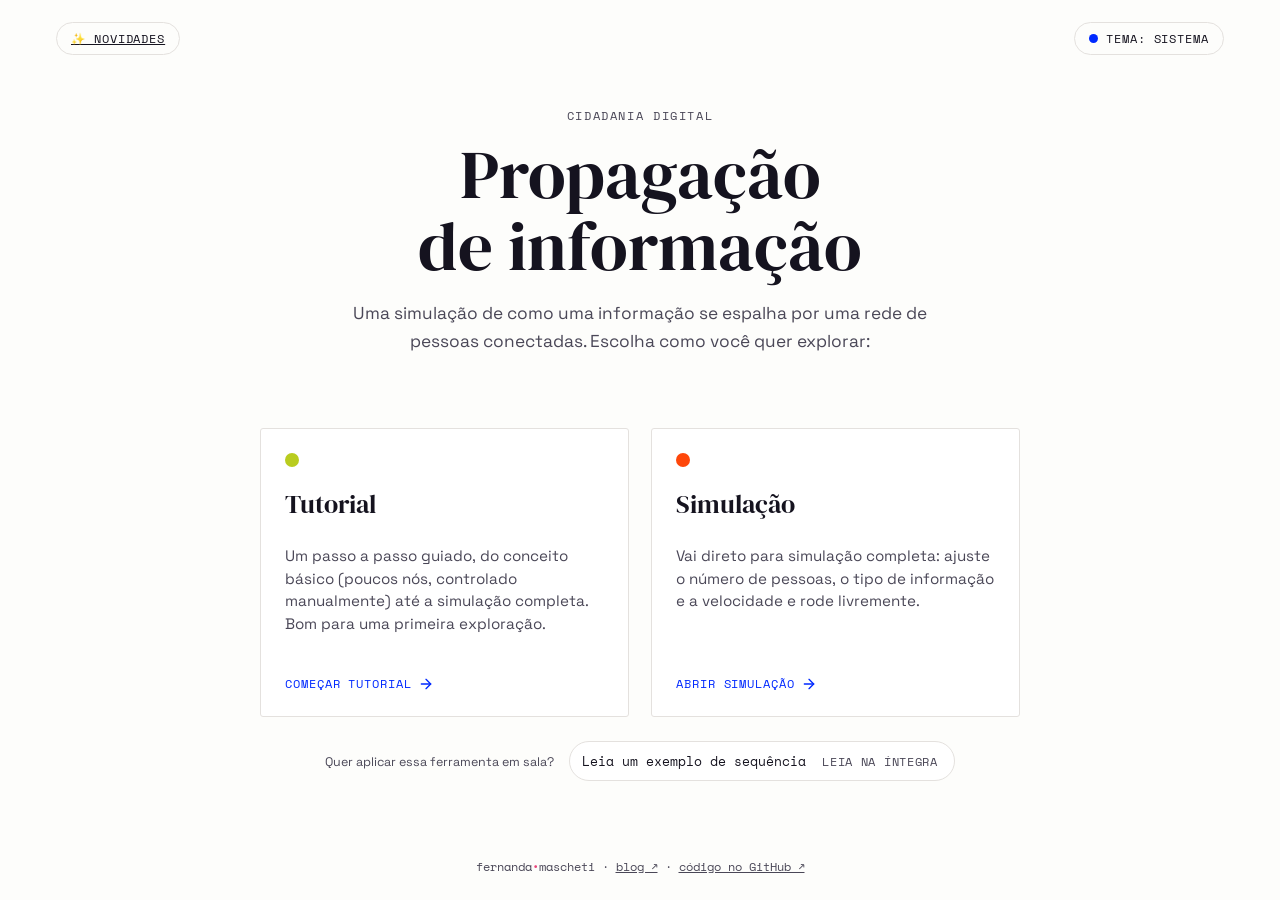
<file: index.html>
<!doctype html>
<html lang="pt-br">
  <head>
    <meta charset="UTF-8" />
    <meta name="viewport" content="width=device-width, initial-scale=1.0" />
    <title>Propagação de Informação</title>
    <meta
      name="description"
      content="Simulação interativa de como uma informação se espalha por uma rede de pessoas conectadas — recurso didático de Cidadania Digital."
    />
    <link rel="preconnect" href="https://fonts.googleapis.com" />
    <link rel="preconnect" href="https://fonts.gstatic.com" crossorigin />
    <link
      href="https://fonts.googleapis.com/css2?family=DM+Serif+Display:ital@0;1&family=Space+Grotesk:wght@400..700&family=Space+Mono:wght@400;700&display=swap"
      rel="stylesheet"
    />
    <link rel="stylesheet" href="global.css" />
    <link rel="stylesheet" href="components.css" />
    <link rel="stylesheet" href="landing.css" />
  </head>
  <body>
    <!-- Sprite de ícones (Lucide, MIT license — self-hosted) -->
    <svg style="display: none" aria-hidden="true">
      <defs>
        <symbol
          id="icon-arrow-right"
          viewBox="0 0 24 24"
          fill="none"
          stroke="currentColor"
          stroke-width="2"
          stroke-linecap="round"
          stroke-linejoin="round"
        >
          <path d="M5 12h14" />
          <path d="m12 5 7 7-7 7" />
        </symbol>
      </defs>
    </svg>

    <div class="landing-top">
      <a class="btn-pill" href="novidades.html">✨ novidades</a>
      <button class="btn-pill" id="themeToggle" type="button">
        <span class="node-dot c-blue"></span>
        <span id="themeLabel">tema: sistema</span>
      </button>
    </div>

    <section class="landing-hero">
      <div class="wrap">
        <div class="landing-intro">
          <span class="eyebrow">Cidadania Digital</span>
          <h1>Propagação de informação</h1>
          <p>
            Uma simulação de como uma informação se espalha por uma rede de
            pessoas conectadas. Escolha como você quer explorar:
          </p>
        </div>

        <div class="choice-grid">
          <a class="card choice-card" href="tutorial.html">
            <span class="node-dot c-lime"></span>
            <h2>Tutorial</h2>
            <p>
              Um passo a passo guiado, do conceito básico (poucos nós,
              controlado manualmente) até a simulação completa. Bom para uma
              primeira exploração.
            </p>
            <span class="choice-cta"
              >Começar tutorial
              <svg class="icon" viewBox="0 0 24 24">
                <use href="#icon-arrow-right" /></svg
            ></span>
          </a>

          <a class="card choice-card" href="simulacao.html">
            <span class="node-dot c-amber"></span>
            <h2>Simulação</h2>
            <p>
              Vai direto para simulação completa: ajuste o número de pessoas, o
              tipo de informação e a velocidade e rode livremente.
            </p>
            <span class="choice-cta"
              >Abrir simulação
              <svg class="icon" viewBox="0 0 24 24">
                <use href="#icon-arrow-right" /></svg
            ></span>
          </a>
        </div>

        <p class="landing-extra">
          Quer aplicar essa ferramenta em sala?
          <a class="chip" href="https://femascheti.github.io/edu-information/" title="Leia na íntegra"
            >Leia um exemplo de sequência
            <span class="landing-em-breve">leia na íntegra</span></a
          >
        </p>
      </div>
    </section>

    <footer class="landing-footer">
      fernanda<span style="color: var(--pink)">•</span>mascheti ·
      <a href="https://femascheti.com" style="color: var(--ink-soft)">blog ↗</a>
      ·
      <a
        href="https://github.com/femascheti/simulador-propagacao-informacao"
        style="color: var(--ink-soft)"
        >código no GitHub ↗</a
      >
    </footer>

    <script>
      (function () {
        const toggle = document.getElementById("themeToggle");
        const label = document.getElementById("themeLabel");
        const root = document.documentElement;
        const states = ["system", "light", "dark"];
        let stateIndex = 0;
        toggle.addEventListener("click", () => {
          stateIndex = (stateIndex + 1) % states.length;
          const s = states[stateIndex];
          if (s === "system") {
            root.removeAttribute("data-theme");
            label.textContent = "tema: sistema";
          } else {
            root.setAttribute("data-theme", s);
            label.textContent = "tema: " + (s === "light" ? "claro" : "escuro");
          }
        });
      })();
    </script>
  </body>
</html>
</file>
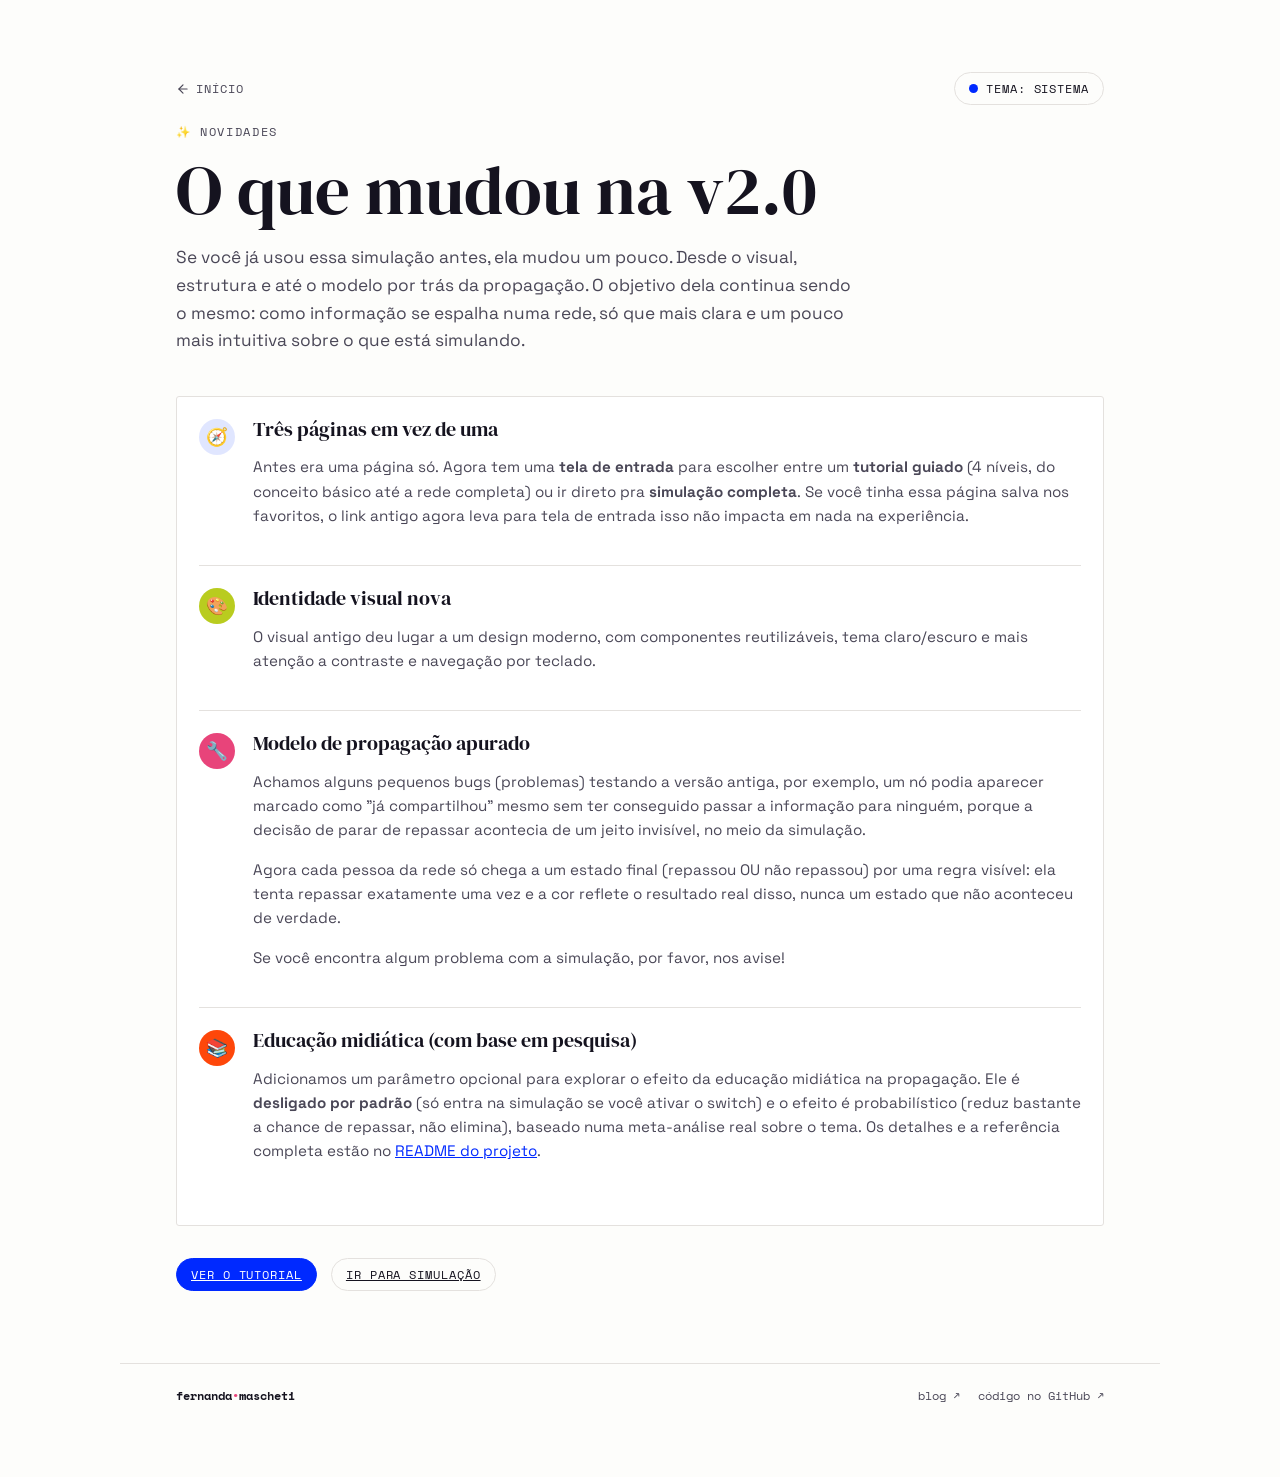
<file: novidades.html>
<!DOCTYPE html>
<html lang="pt-br">
<head>
<meta charset="UTF-8">
<meta name="viewport" content="width=device-width, initial-scale=1.0">
<title>Novidades — Propagação de Informação</title>
<meta name="description" content="O que mudou na v2.0 da simulação de propagação de informação, e por quê.">
<link rel="preconnect" href="https://fonts.googleapis.com">
<link rel="preconnect" href="https://fonts.gstatic.com" crossorigin>
<link href="https://fonts.googleapis.com/css2?family=DM+Serif+Display:ital@0;1&family=Space+Grotesk:wght@400..700&family=Space+Mono:wght@400;700&display=swap" rel="stylesheet">
<link rel="stylesheet" href="global.css">
<link rel="stylesheet" href="components.css">
<link rel="stylesheet" href="novidades.css">
</head>
<body>

<svg style="display:none" aria-hidden="true">
  <defs>
    <symbol id="icon-arrow-left" viewBox="0 0 24 24" fill="none" stroke="currentColor" stroke-width="2" stroke-linecap="round" stroke-linejoin="round">
      <path d="M19 12H5"/><path d="m12 19-7-7 7-7"/>
    </symbol>
  </defs>
</svg>

<header class="wrap page-header">
  <div class="page-header-top">
    <a class="back-link" href="index.html"><svg class="icon" viewBox="0 0 24 24"><use href="#icon-arrow-left"/></svg>início</a>
    <button class="btn-pill" id="themeToggle" type="button">
      <span class="node-dot c-blue"></span> <span id="themeLabel">tema: sistema</span>
    </button>
  </div>
  <span class="eyebrow">✨ Novidades</span>
  <h1>O que mudou na v2.0</h1>
  <p class="lede">
    Se você já usou essa simulação antes, ela mudou um pouco. Desde o visual, estrutura e até o modelo por trás da
    propagação. O objetivo dela continua sendo o mesmo: como informação se espalha numa rede,
    só que mais clara e um pouco mais intuitiva sobre o que está simulando.
  </p>
</header>

<main class="wrap">
  <div class="card">

    <div class="novidade">
      <div class="novidade-marca" style="background:hsl(228 100% 50% / .12); color:var(--brand-blue);">🧭</div>
      <div class="novidade-corpo">
        <h3>Três páginas em vez de uma</h3>
        <p>Antes era uma página só. Agora tem uma <strong>tela de entrada</strong> para escolher entre um
        <strong>tutorial guiado</strong> (4 níveis, do conceito básico até a rede completa) ou ir direto pra
        <strong>simulação completa</strong>. Se você tinha essa página salva nos favoritos, o link antigo agora
        leva para tela de entrada isso não impacta em nada na experiência.</p>
      </div>
    </div>

    <div class="novidade">
      <div class="novidade-marca" style="background:var(--lime); color:var(--lime-ink);">🎨</div>
      <div class="novidade-corpo">
        <h3>Identidade visual nova</h3>
        <p>O visual antigo deu lugar a um design moderno, com
        componentes reutilizáveis, tema claro/escuro e mais atenção a contraste e navegação por teclado.</p>
      </div>
    </div>

    <div class="novidade">
      <div class="novidade-marca" style="background:var(--pink); color:var(--pink-ink);">🔧</div>
      <div class="novidade-corpo">
        <h3>Modelo de propagação apurado</h3>
        <p>Achamos alguns pequenos bugs (problemas) testando a versão antiga, por exemplo, um nó podia aparecer marcado como "já compartilhou"
        mesmo sem ter conseguido passar a informação para ninguém, porque a decisão de parar de repassar
        acontecia de um jeito invisível, no meio da simulação.</p>
        <p>Agora cada pessoa da rede só chega a um estado final (repassou OU não repassou) por uma regra visível:
        ela tenta repassar exatamente uma vez e a cor reflete o resultado real disso, nunca um estado que não
        aconteceu de verdade. </p>
        <p>Se você encontra algum problema com a simulação, por favor, nos avise!</p>
      </div>
    </div>

    <div class="novidade">
      <div class="novidade-marca" style="background:var(--amber); color:var(--amber-ink);">📚</div>
      <div class="novidade-corpo">
        <h3>Educação midiática (com base em pesquisa)</h3>
        <p>Adicionamos um parâmetro opcional para explorar o efeito da educação midiática na propagação. Ele é
        <strong>desligado por padrão</strong> (só entra na simulação se você ativar o switch) e o efeito é
        probabilístico (reduz bastante a chance de repassar, não elimina), baseado numa meta-análise real sobre
        o tema. Os detalhes e a referência completa estão no
        <a href="https://github.com/femascheti/simulador-propagacao-informacao#-referência-científica">README do projeto</a>.</p>
      </div>
    </div>

  </div>

  <div class="novidades-footer-nav">
    <a class="btn-pill primary focus-ring" href="tutorial.html">Ver o tutorial</a>
    <a class="btn-pill focus-ring" href="simulacao.html">Ir para simulação</a>
  </div>
</main>

<footer class="wrap site-footer">
  <span class="footer-brand">fernanda<span class="footer-dot">•</span>mascheti</span>
  <div class="site-footer-links">
    <a href="https://femascheti.com">blog ↗</a>
    <a href="https://github.com/femascheti/simulador-propagacao-informacao">código no GitHub ↗</a>
  </div>
</footer>

<script>
  (function () {
    const toggle = document.getElementById('themeToggle');
    const label = document.getElementById('themeLabel');
    const root = document.documentElement;
    const states = ['system', 'light', 'dark'];
    let stateIndex = 0;
    toggle.addEventListener('click', () => {
      stateIndex = (stateIndex + 1) % states.length;
      const s = states[stateIndex];
      if (s === 'system') { root.removeAttribute('data-theme'); label.textContent = 'tema: sistema'; }
      else { root.setAttribute('data-theme', s); label.textContent = 'tema: ' + (s === 'light' ? 'claro' : 'escuro'); }
    });
  })();
</script>
</body>
</html>
</file>
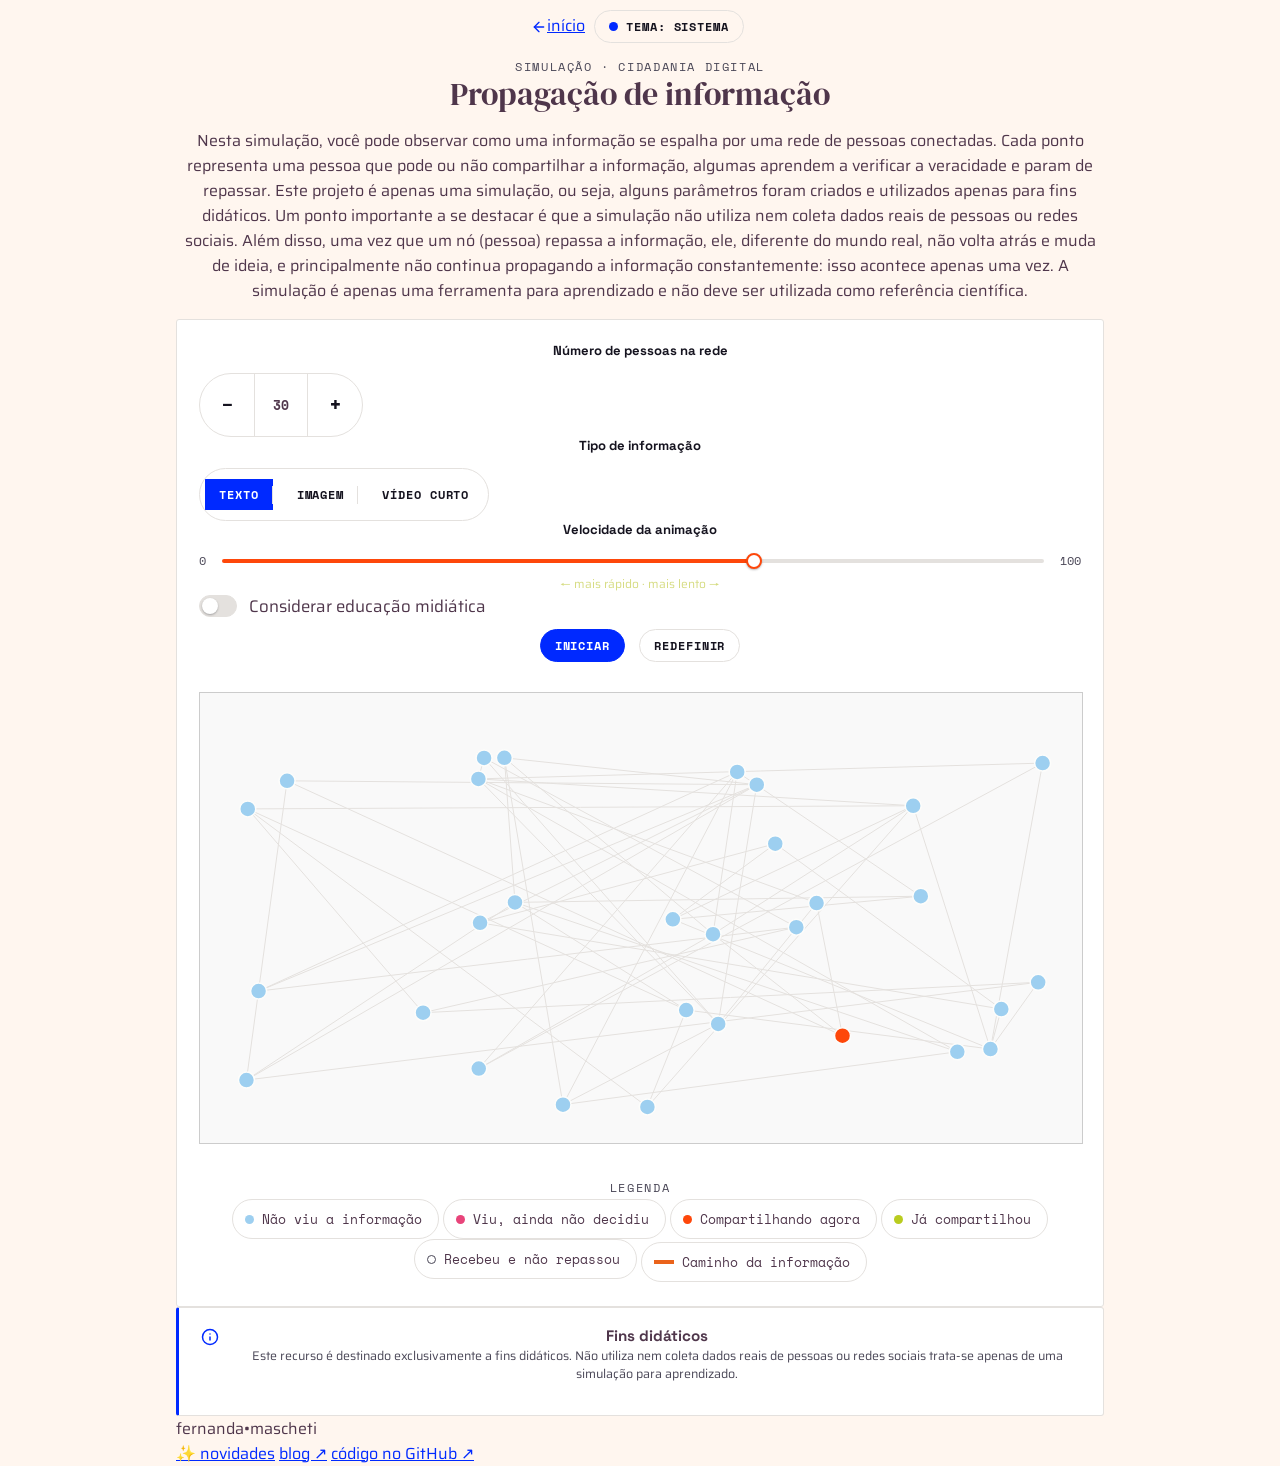
<file: simulacao.html>
<!doctype html>
<html lang="pt-br">
  <head>
    <meta charset="UTF-8" />
    <meta name="viewport" content="width=device-width, initial-scale=1.0" />
    <title>Simulação: Propagação de Informação</title>
    <meta
      name="description"
      content="Simulação interativa de como uma informação se espalha por uma rede de pessoas conectadas — recurso didático de Cidadania Digital."
    />
    <link rel="preconnect" href="https://fonts.googleapis.com" />
    <link rel="preconnect" href="https://fonts.gstatic.com" crossorigin />
    <link
      href="https://fonts.googleapis.com/css2?family=DM+Serif+Display:ital@0;1&family=Space+Grotesk:wght@400..700&family=Space+Mono:wght@400;700&display=swap"
      rel="stylesheet"
    />
    <link rel="stylesheet" href="global.css" />
    <link rel="stylesheet" href="components.css" />
    <link rel="stylesheet" href="style.css" />
  </head>
  <body>
    <!-- Sprite de ícones (Lucide, MIT license — self-hosted) -->
    <svg style="display: none" aria-hidden="true">
      <defs>
        <symbol
          id="icon-chevron-down"
          viewBox="0 0 24 24"
          fill="none"
          stroke="currentColor"
          stroke-width="2"
          stroke-linecap="round"
          stroke-linejoin="round"
        >
          <path d="m6 9 6 6 6-6" />
        </symbol>
        <symbol
          id="icon-info"
          viewBox="0 0 24 24"
          fill="none"
          stroke="currentColor"
          stroke-width="2"
          stroke-linecap="round"
          stroke-linejoin="round"
        >
          <circle cx="12" cy="12" r="10" />
          <path d="M12 16v-4" />
          <path d="M12 8h.01" />
        </symbol>
        <symbol
          id="icon-arrow-left"
          viewBox="0 0 24 24"
          fill="none"
          stroke="currentColor"
          stroke-width="2"
          stroke-linecap="round"
          stroke-linejoin="round"
        >
          <path d="M19 12H5" />
          <path d="m12 19-7-7 7-7" />
        </symbol>
      </defs>
    </svg>

    <header class="wrap page-header">
      <div class="page-header-top">
        <a class="back-link" href="index.html"
          ><svg class="icon" viewBox="0 0 24 24">
            <use href="#icon-arrow-left" /></svg
          >início</a
        >
        <button class="btn-pill" id="themeToggle" type="button">
          <span class="node-dot c-blue"></span>
          <span id="themeLabel">tema: sistema</span>
        </button>
      </div>
      <span class="eyebrow">Simulação · Cidadania Digital</span>
      <h1>Propagação de informação</h1>
      <p class="lede">
        Nesta simulação, você pode observar como uma informação se espalha por
        uma rede de pessoas conectadas. Cada ponto representa uma pessoa que
        pode ou não compartilhar a informação, algumas aprendem a verificar a
        veracidade e param de repassar.
        
        Este projeto é apenas uma simulação, ou seja, alguns parâmetros foram
        criados e utilizados apenas para fins didáticos. Um ponto importante a
        se destacar é que a simulação não utiliza nem coleta dados reais de
        pessoas ou redes sociais. Além disso, uma vez que um nó (pessoa) repassa
        a informação, ele, diferente do mundo real, não volta atrás e muda de
        ideia, e principalmente não continua propagando a informação
        constantemente: isso acontece apenas uma vez. A simulação é apenas uma
        ferramenta para aprendizado e não deve ser utilizada como referência
        científica.
      </p>
    </header>

    <main class="wrap">
      <div class="card sim-card">
        <div class="sim-controls">
          <div class="field">
            <span class="field-label" id="quantidadeNosLabel"
              >Número de pessoas na rede</span
            >
            <div
              class="stepper"
              id="quantidadeNosStepper"
              role="group"
              aria-labelledby="quantidadeNosLabel"
            >
              <button
                class="stepper-btn focus-ring"
                type="button"
                data-step="-1"
                aria-label="Diminuir"
              >
                −
              </button>
              <span class="stepper-value" id="quantidadeNosValue">30</span>
              <button
                class="stepper-btn focus-ring"
                type="button"
                data-step="1"
                aria-label="Aumentar"
              >
                +
              </button>
            </div>
          </div>

          <div class="field">
            <span class="field-label" id="tipoInformacaoLabel"
              >Tipo de informação</span
            >
            <div
              class="btn-group"
              id="tipoInformacaoGroup"
              role="group"
              aria-labelledby="tipoInformacaoLabel"
            >
              <button
                class="btn-pill active focus-ring"
                type="button"
                data-tipo="texto"
              >
                Texto
              </button>
              <button
                class="btn-pill focus-ring"
                type="button"
                data-tipo="imagem"
              >
                Imagem
              </button>
              <button
                class="btn-pill focus-ring"
                type="button"
                data-tipo="video"
              >
                Vídeo curto
              </button>
            </div>
          </div>

          <div class="field">
            <label class="field-label" for="velocidade"
              >Velocidade da animação</label
            >
            <div class="slider">
              <div class="slider-row">
                <span class="slider-edge">0</span>
                <input
                  type="range"
                  id="velocidade"
                  min="0"
                  max="100"
                  value="65"
                />
                <span class="tooltip" id="velocidadeTooltip">65</span>
                <span class="slider-edge">100</span>
              </div>
              <span class="field-description" id="velocidadeDescricao"
                >← mais rápido · mais lento →</span
              >
            </div>
          </div>

          <div class="field">
            <label class="switch">
              <input type="checkbox" id="considerarEducacao" />
              <span class="switch-track"
                ><span class="switch-thumb"></span
              ></span>
              Considerar educação midiática
            </label>
            <div class="slider" id="educacaoSliderWrap" style="display: none">
              <div class="slider-row">
                <span class="slider-edge">0%</span>
                <input
                  type="range"
                  id="educacao"
                  min="0"
                  max="100"
                  value="30"
                />
                <span class="tooltip" id="educacaoTooltip">30%</span>
                <span class="slider-edge">100%</span>
              </div>
              <span class="field-description"
                >% da rede que teve acesso à educação midiática</span
              >
            </div>
          </div>
        </div>

        <div class="sim-actions">
          <button
            class="btn-pill primary focus-ring"
            id="btnIniciar"
            type="button"
          >
            Iniciar
          </button>
          <button class="btn-pill focus-ring" id="btnResetar" type="button">
            Redefinir
          </button>
        </div>

        <div class="sim-canvas-wrap">
          <canvas id="quadro" width="700" height="500"></canvas>
        </div>
        <p id="resultado" class="resultado"></p>

        <div class="legenda">
          <span class="eyebrow">Legenda</span>
          <div class="legenda-grid">
            <span class="chip"
              ><span class="node-dot c-sky"></span>Não viu a informação</span
            >
            <span class="chip"
              ><span class="node-dot c-pink"></span>Viu, ainda não decidiu</span
            >
            <span class="chip"
              ><span class="node-dot c-amber"></span>Compartilhando agora</span
            >
            <span class="chip"
              ><span class="node-dot c-lime"></span>Já compartilhou</span
            >
            <span class="chip"
              ><span class="node-dot c-paper"></span>Recebeu e não
              repassou</span
            >
            <span class="chip"
              ><span class="linha-legenda"></span>Caminho da informação</span
            >
          </div>
        </div>
      </div>

      <div class="alert">
        <svg class="alert-icon icon" viewBox="0 0 24 24">
          <use href="#icon-info" />
        </svg>
        <div>
          <p class="alert-title">Fins didáticos</p>
          <p class="alert-description">
            Este recurso é destinado exclusivamente a fins didáticos. Não
            utiliza nem coleta dados reais de pessoas ou redes sociais
            trata-se apenas de uma simulação para aprendizado.
          </p>
        </div>
      </div>
    </main>

    <footer class="wrap site-footer">
      <span class="footer-brand"
        >fernanda<span class="footer-dot">•</span>mascheti</span
      >
      <div class="site-footer-links">
        <a href="novidades.html">✨ novidades</a>
        <a href="https://femascheti.com">blog ↗</a>
        <a href="https://github.com/femascheti/simulador-propagacao-informacao"
          >código no GitHub ↗</a
        >
      </div>
    </footer>

    <script src="script.js"></script>
  </body>
</html>
</file>
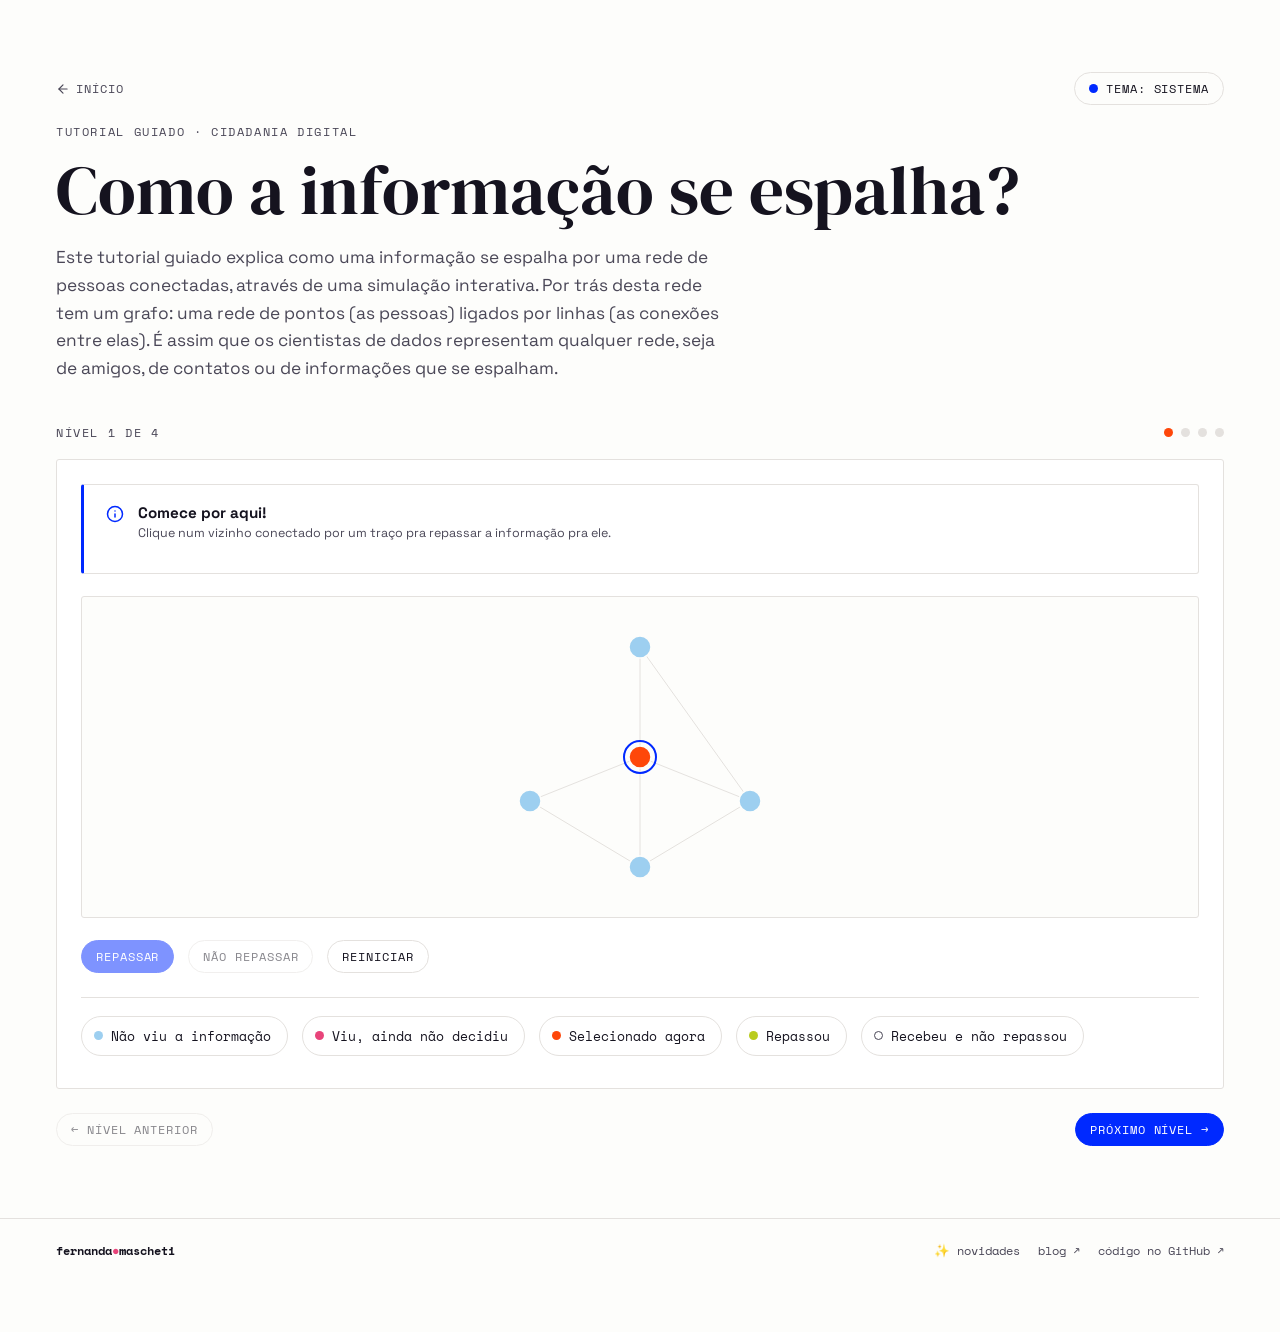
<file: tutorial.html>
<!doctype html>
<html lang="pt-br">
  <head>
    <meta charset="UTF-8" />
    <meta name="viewport" content="width=device-width, initial-scale=1.0" />
    <title>Tutorial: Propagação de Informação</title>
    <meta
      name="description"
      content="Tutorial guiado em níveis sobre como uma informação se espalha por uma rede de pessoas conectadas."
    />
    <link rel="preconnect" href="https://fonts.googleapis.com" />
    <link rel="preconnect" href="https://fonts.gstatic.com" crossorigin />
    <link
      href="https://fonts.googleapis.com/css2?family=DM+Serif+Display:ital@0;1&family=Space+Grotesk:wght@400..700&family=Space+Mono:wght@400;700&display=swap"
      rel="stylesheet"
    />
    <link rel="stylesheet" href="global.css" />
    <link rel="stylesheet" href="components.css" />
    <link rel="stylesheet" href="tutorial.css" />
  </head>
  <body>
    <!-- Sprite de ícones (Lucide, MIT license — self-hosted) -->
    <svg style="display: none" aria-hidden="true">
      <defs>
        <symbol
          id="icon-info"
          viewBox="0 0 24 24"
          fill="none"
          stroke="currentColor"
          stroke-width="2"
          stroke-linecap="round"
          stroke-linejoin="round"
        >
          <circle cx="12" cy="12" r="10" />
          <path d="M12 16v-4" />
          <path d="M12 8h.01" />
        </symbol>
        <symbol
          id="icon-arrow-left"
          viewBox="0 0 24 24"
          fill="none"
          stroke="currentColor"
          stroke-width="2"
          stroke-linecap="round"
          stroke-linejoin="round"
        >
          <path d="M19 12H5" />
          <path d="m12 19-7-7 7-7" />
        </symbol>
      </defs>
    </svg>

    <header class="wrap page-header">
      <div class="page-header-top">
        <a class="back-link" href="index.html"
          ><svg class="icon" viewBox="0 0 24 24">
            <use href="#icon-arrow-left" /></svg
          >início</a
        >
        <button class="btn-pill" id="themeToggle" type="button">
          <span class="node-dot c-blue"></span>
          <span id="themeLabel">tema: sistema</span>
        </button>
      </div>
      <span class="eyebrow">Tutorial guiado · Cidadania Digital</span>
      <h1>Como a informação se espalha?</h1>
      <p class="lede">
        Este tutorial guiado explica como uma informação se espalha por uma rede
        de pessoas conectadas, através de uma simulação interativa. Por trás
        desta rede tem um grafo: uma rede de pontos (as pessoas) ligados por
        linhas (as conexões entre elas). É assim que os cientistas de dados
        representam qualquer rede, seja de amigos, de contatos ou de informações
        que se espalham.
      </p>
    </header>

    <main class="wrap">
      <div class="tutorial-progress">
        <span class="eyebrow" id="nivelLabel">Nível 1 de 4</span>
        <div class="tutorial-dots" id="tutorialDots"></div>
      </div>

      <div class="card sim-card">
        <!-- ========== NÍVEL 0 — conceito, clique manual ========== -->
        <div class="nivel-painel active" data-nivel="0">
          <div class="alert">
            <svg class="alert-icon icon" viewBox="0 0 24 24">
              <use href="#icon-info" />
            </svg>
            <div>
              <p class="alert-title" id="alertTituloNivel0">Comece por aqui!</p>
              <p class="alert-description" id="instrucaoNivel0">
                Para iniciar, clique no nó laranja, ele tem uma informação
                guardada. Você pode escolher repassar ou não repassar a
                informação.
              </p>
              <p
                class="alert-description"
                id="instrucaoNivel0Repassou"
                style="display: none"
              >
                Você repassou a informação! Agora observe o caminho que ela
                percorre pela rede.
              </p>
              <p
                class="alert-description"
                id="instrucaoNivel0NaoRepassou"
                style="display: none"
              >
                Você não repassou a informação. Ninguém mais vai ver ela.
              </p>
              <p
                class="alert-description"
                id="lembreteCoresNivel0"
                style="display: none"
              >
                Antes de seguir, relembre o que cada cor significa: azul é quem
                ainda não viu a informação, rosa é quem viu mas ainda não
                decidiu, laranja é quem está selecionado agora, verde é quem
                repassou, e bege é quem recebeu e decidiu não repassar. Clique
                em "Próximo nível" de novo para continuar.
              </p>
            </div>
          </div>
          <div class="sim-canvas-wrap" style="margin-top: var(--space-5)">
            <canvas id="quadroNivel0" width="700" height="320"></canvas>
          </div>
          <div
            class="sim-actions"
            style="margin-top: var(--space-5); margin-bottom: 0"
          >
            <button
              class="btn-pill primary focus-ring"
              id="btnRepassarNivel0"
              type="button"
              disabled
            >
              Repassar
            </button>
            <button
              class="btn-pill focus-ring"
              id="btnNaoRepassarNivel0"
              type="button"
              disabled
            >
              Não repassar
            </button>
            <button
              class="btn-pill focus-ring"
              id="btnReiniciarNivel0"
              type="button"
            >
              Reiniciar
            </button>
          </div>
          <div class="legenda">
            <div class="legenda-grid">
              <span class="chip"
                ><span class="node-dot c-sky"></span>Não viu a informação</span
              >
              <span class="chip"
                ><span class="node-dot c-pink"></span>Viu, ainda não
                decidiu</span
              >
              <span class="chip"
                ><span class="node-dot c-amber"></span>Selecionado agora</span
              >
              <span class="chip"
                ><span class="node-dot c-lime"></span>Repassou</span
              >
              <span class="chip"
                ><span class="node-dot c-paper"></span>Recebeu e não
                repassou</span
              >
            </div>
          </div>
        </div>

        <!-- ========== NÍVEL 1 — rede pequena, passo a passo ========== -->
        <div class="nivel-painel" data-nivel="1">
          <div class="alert">
            <svg class="alert-icon icon" viewBox="0 0 24 24">
              <use href="#icon-info" />
            </svg>
            <div>
              <p class="alert-title">Uma rede cresce</p>
              <p class="alert-description">
                Clique em "Próximo passo" para avançar a simulação aos poucos e
                observar como a informação se ramifica.
              </p>
            </div>
          </div>
          <div class="sim-canvas-wrap" style="margin-top: var(--space-5)">
            <canvas id="quadroNivel1" width="700" height="360"></canvas>
          </div>
          <div
            class="sim-actions"
            style="margin-top: var(--space-5); margin-bottom: 0"
          >
            <button
              class="btn-pill primary focus-ring"
              id="btnPassoNivel1"
              type="button"
            >
              Próximo passo
            </button>
            <button
              class="btn-pill focus-ring"
              id="btnReiniciarNivel1"
              type="button"
            >
              Reiniciar
            </button>
          </div>
          <p class="resultado" id="resultadoNivel1"></p>
          <div class="legenda">
            <div class="legenda-grid">
              <span class="chip"
                ><span class="node-dot c-sky"></span>Não viu</span
              >
              <span class="chip"
                ><span class="node-dot c-pink"></span>Viu, ainda não
                decidiu</span
              >
              <span class="chip"
                ><span class="node-dot c-amber"></span>Compartilhando
                agora</span
              >
              <span class="chip"
                ><span class="node-dot c-lime"></span>Já compartilhou</span
              >
              <span class="chip"
                ><span class="node-dot c-paper"></span>Recebeu e não
                repassou</span
              >
            </div>
          </div>
        </div>

        <!-- ========== NÍVEL 2 — rede completa, automática ========== -->
        <div class="nivel-painel" data-nivel="2">
          <div class="alert">
            <svg class="alert-icon icon" viewBox="0 0 24 24">
              <use href="#icon-info" />
            </svg>
            <div>
              <p class="alert-title">
                Agora, vamos ver como se comporta a rede sozinha!
              </p>
              <p class="alert-description">
                A simulação executa sozinha. Ajuste o número de pessoas e a
                velocidade e clique em Iniciar.
              </p>
            </div>
          </div>
          <div class="sim-controls">
            <div class="field">
              <span class="field-label" id="quantidadeNosNivel2Label"
                >Número de pessoas</span
              >
              <div
                class="stepper"
                id="quantidadeNosNivel2Stepper"
                role="group"
                aria-labelledby="quantidadeNosNivel2Label"
              >
                <button
                  class="stepper-btn focus-ring"
                  type="button"
                  data-step="-1"
                  aria-label="Diminuir"
                >
                  −
                </button>
                <span class="stepper-value" id="quantidadeNosNivel2Value"
                  >20</span
                >
                <button
                  class="stepper-btn focus-ring"
                  type="button"
                  data-step="1"
                  aria-label="Aumentar"
                >
                  +
                </button>
              </div>
            </div>
            <div class="field">
              <label class="field-label" for="velocidadeNivel2"
                >Velocidade da animação</label
              >
              <div class="slider">
                <div class="slider-row">
                  <span class="slider-edge">0</span>
                  <input
                    type="range"
                    id="velocidadeNivel2"
                    min="0"
                    max="100"
                    value="65"
                  />
                  <span class="tooltip" id="velocidadeNivel2Tooltip">65</span>
                  <span class="slider-edge">100</span>
                </div>
                <span class="field-description"
                  >← mais rápido · mais lento →</span
                >
              </div>
            </div>
            <div class="field">
              <label class="switch">
                <input type="checkbox" id="considerarEducacaoNivel2" />
                <span class="switch-track"
                  ><span class="switch-thumb"></span
                ></span>
                Considerar educação midiática
              </label>
              <div
                class="slider"
                id="educacaoNivel2SliderWrap"
                style="display: none"
              >
                <div class="slider-row">
                  <span class="slider-edge">0%</span>
                  <input
                    type="range"
                    id="educacaoNivel2"
                    min="0"
                    max="100"
                    value="30"
                  />
                  <span class="tooltip" id="educacaoNivel2Tooltip">30%</span>
                  <span class="slider-edge">100%</span>
                </div>
                <span class="field-description"
                  >O que acontece quando uma porcentagem de pessoas tem acesso à
                  educação midiática?</span
                >
              </div>
            </div>
          </div>
          <div class="sim-actions">
            <button
              class="btn-pill primary focus-ring"
              id="btnIniciarNivel2"
              type="button"
            >
              Iniciar
            </button>
            <button
              class="btn-pill focus-ring"
              id="btnResetarNivel2"
              type="button"
            >
              Reiniciar
            </button>
          </div>
          <div class="sim-canvas-wrap">
            <canvas id="quadroNivel2" width="700" height="420"></canvas>
          </div>
          <p class="resultado" id="resultadoNivel2"></p>
          <div class="legenda">
            <div class="legenda-grid">
              <span class="chip"
                ><span class="node-dot c-sky"></span>Não viu</span
              >
              <span class="chip"
                ><span class="node-dot c-pink"></span>Viu, ainda não
                decidiu</span
              >
              <span class="chip"
                ><span class="node-dot c-amber"></span>Compartilhando
                agora</span
              >
              <span class="chip"
                ><span class="node-dot c-lime"></span>Já compartilhou</span
              >
              <span class="chip"
                ><span class="node-dot c-paper"></span>Recebeu e não
                repassou</span
              >
            </div>
          </div>
        </div>

        <!-- ========== NÍVEL 3 — tipos de informação ========== -->
        <div class="nivel-painel" data-nivel="3">
          <div class="alert">
            <svg class="alert-icon icon" viewBox="0 0 24 24">
              <use href="#icon-info" />
            </svg>
            <div>
              <p class="alert-title">Nem toda informação tem o mesmo peso!</p>
              <p class="alert-description">
                Observe como o tipo de informação muda a velocidade de
                propagação.
              </p>
            </div>
          </div>
          <div class="sim-controls">
            <div class="field">
              <span class="field-label" id="tipoInformacaoNivel3Label"
                >Tipo de informação</span
              >
              <div
                class="btn-group"
                id="tipoInformacaoNivel3Group"
                role="group"
                aria-labelledby="tipoInformacaoNivel3Label"
              >
                <button
                  class="btn-pill active focus-ring"
                  type="button"
                  data-tipo="texto"
                >
                  Texto
                </button>
                <button
                  class="btn-pill focus-ring"
                  type="button"
                  data-tipo="imagem"
                >
                  Imagem
                </button>
                <button
                  class="btn-pill focus-ring"
                  type="button"
                  data-tipo="video"
                >
                  Vídeo
                </button>
              </div>
            </div>
            <div class="field">
              <span class="field-label" id="quantidadeNosNivel3Label"
                >Número de pessoas</span
              >
              <div
                class="stepper"
                id="quantidadeNosNivel3Stepper"
                role="group"
                aria-labelledby="quantidadeNosNivel3Label"
              >
                <button
                  class="stepper-btn focus-ring"
                  type="button"
                  data-step="-1"
                  aria-label="Diminuir"
                >
                  −
                </button>
                <span class="stepper-value" id="quantidadeNosNivel3Value"
                  >20</span
                >
                <button
                  class="stepper-btn focus-ring"
                  type="button"
                  data-step="1"
                  aria-label="Aumentar"
                >
                  +
                </button>
              </div>
            </div>
            <div class="field">
              <label class="field-label" for="velocidadeNivel3"
                >Velocidade da animação</label
              >
              <div class="slider">
                <div class="slider-row">
                  <span class="slider-edge">0</span>
                  <input
                    type="range"
                    id="velocidadeNivel3"
                    min="0"
                    max="100"
                    value="65"
                  />
                  <span class="tooltip" id="velocidadeNivel3Tooltip">65</span>
                  <span class="slider-edge">100</span>
                </div>
                <span class="field-description"
                  >← mais rápido · mais lento →</span
                >
              </div>
            </div>
            <div class="field">
              <label class="switch">
                <input type="checkbox" id="considerarEducacaoNivel3" />
                <span class="switch-track"
                  ><span class="switch-thumb"></span
                ></span>
                Considerar educação midiática
              </label>
              <div
                class="slider"
                id="educacaoNivel3SliderWrap"
                style="display: none"
              >
                <div class="slider-row">
                  <span class="slider-edge">0%</span>
                  <input
                    type="range"
                    id="educacaoNivel3"
                    min="0"
                    max="100"
                    value="30"
                  />
                  <span class="tooltip" id="educacaoNivel3Tooltip">30%</span>
                  <span class="slider-edge">100%</span>
                </div>
                <span class="field-description"
                  >O que acontece quando uma porcentagem de pessoas tem acesso à
                  educação midiática?</span
                >
              </div>
            </div>
          </div>
          <div class="sim-actions">
            <button
              class="btn-pill primary focus-ring"
              id="btnIniciarNivel3"
              type="button"
            >
              Iniciar
            </button>
            <button
              class="btn-pill focus-ring"
              id="btnResetarNivel3"
              type="button"
            >
              Reiniciar
            </button>
          </div>
          <div class="sim-canvas-wrap">
            <canvas id="quadroNivel3" width="700" height="420"></canvas>
          </div>
          <p class="resultado" id="resultadoNivel3"></p>
          <div class="legenda">
            <div class="legenda-grid">
              <span class="chip"
                ><span class="node-dot c-sky"></span>Não viu</span
              >
              <span class="chip"
                ><span class="node-dot c-pink"></span>Viu, ainda não
                decidiu</span
              >
              <span class="chip"
                ><span class="node-dot c-amber"></span>Compartilhando
                agora</span
              >
              <span class="chip"
                ><span class="node-dot c-lime"></span>Já compartilhou</span
              >
              <span class="chip"
                ><span class="node-dot c-paper"></span>Recebeu e não
                repassou</span
              >
            </div>
          </div>
        </div>
      </div>

      <div class="tutorial-nav">
        <button class="btn-pill focus-ring" id="btnVoltarNivel" type="button">
          ← Nível anterior
        </button>
        <button
          class="btn-pill primary focus-ring"
          id="btnProximoNivel"
          type="button"
        >
          Próximo nível →
        </button>
      </div>
    </main>

    <footer class="wrap site-footer">
      <span class="footer-brand"
        >fernanda<span class="footer-dot">●</span>mascheti</span
      >
      <div class="site-footer-links">
        <a href="novidades.html">✨ novidades</a>
        <a href="https://femascheti.com">blog ↗</a>
        <a href="https://github.com/femascheti/simulador-propagacao-informacao"
          >código no GitHub ↗</a
        >
      </div>
    </footer>

    <script src="tutorial.js"></script>
  </body>
</html>
</file>
<file: global.css>
/* ============================================================
   Fernanda Mascheti — Design Tokens (global.css)
   Extraído do artifact "Sistema de Identidade v01"
   (https://claude.ai/code/artifact/1e1ac895-8201-4791-9dce-32bb46d02f50)
   ============================================================ */

/* ---------- fonts ----------
   DM Serif Display, Space Grotesk e Space Mono são carregadas via
   Google Fonts (<link> no <head> de cada página). Não declarar
   @font-face local aqui sem os arquivos correspondentes em /fonts —
   uma declaração local com o mesmo family/weight que falha ao
   carregar (404) some com a fonte inteira em vez de cair pro
   Google Fonts, porque o navegador não faz fallback entre
   @font-face concorrentes, só pro próximo da font-family da regra. */

/* ---------- color tokens ---------- */
:root {
  --paper: #fdfdfb;
  --paper-raised: #ffffff;
  --ink: #15131f;
  --ink-soft: #4a4757;
  --line: #e4e1de;

  --brand-blue: #0029ff;
  --brand-blue-ink: #ffffff;
  --lime: #b9cc1f;
  --lime-ink: #24280a;
  --pink: #e8447a;
  --pink-ink: #fff0f4;
  --amber: #fe470a;
  --amber-ink: #2a0a00;
  --sky: #9dcff0;
  --sky-ink: #072843;
  --sun: #fef76d;
  --sun-ink: #2a2400;

  --shadow: 220 20% 10%;
  --radius: 3px;

  /* elevação (superfícies levantadas: card hover, toast, dropdown, dialog) */
  --elevation-1: 0 1px 2px hsl(var(--shadow) / 0.06), 0 1px 1px hsl(var(--shadow) / 0.04);
  --elevation-2: 0 8px 20px -4px hsl(var(--shadow) / 0.14), 0 2px 6px -2px hsl(var(--shadow) / 0.08);
  --elevation-3: 0 20px 50px -12px hsl(var(--shadow) / 0.35);

  /* anel de foco compartilhado por botões, inputs e controles */
  --focus-ring: 0 0 0 3px hsl(228 100% 50% / 0.18);

  /* spacing scale (extraída dos paddings/gaps usados no artifact) */
  --space-1: 8px;
  --space-2: 12px;
  --space-3: 14px;
  --space-4: 18px;
  --space-5: 22px;
  --space-6: 24px;
  --space-7: 32px;
  --space-8: clamp(20px, 5vw, 56px);   /* padding lateral de página */
  --space-9: clamp(40px, 7vw, 72px);   /* padding vertical de seção */
  --space-10: clamp(50px, 9vw, 96px);  /* padding vertical do hero */

  /* type scale */
  --text-xs: 0.72rem;   /* eyebrow, .theme-toggle, labels mono */
  --text-sm: 0.78rem;   /* .card .tag, notas pequenas */
  --text-sm-alt: 0.82rem; /* .chip, swatch-meta .name */
  --text-base: 0.95rem; /* wordmark */
  --text-md: 1.05rem;   /* corpo padrão / type-sample-body */
  --text-lg: 1.08rem;   /* hero lede */
  --text-h2: clamp(1.5rem, 3vw, 2rem);      /* section-head h2 */
  --text-display-sm: clamp(1.6rem, 3.4vw, 2.5rem); /* type specimen display */
  --text-hero: clamp(2.4rem, 6vw, 4.3rem);  /* hero h1 */

  --max-content: 1040px; /* .wrap max-width */
}

@media (prefers-color-scheme: dark) {
  :root {
    --paper: #131226;
    --paper-raised: #1b1a33;
    --ink: #f3f1ff;
    --ink-soft: #b3aecf;
    --line: #322f52;
    --brand-blue: #0029ff;
    --brand-blue-ink: #ffffff;
    --lime: #d7ec3f;
    --lime-ink: #1b1e05;
    --pink: #ff7aa8;
    --pink-ink: #2a0714;
    --amber: #fe470a;
    --amber-ink: #2a0a00;
    --sky: #9dcff0;
    --sky-ink: #072843;
    --sun: #fef76d;
    --sun-ink: #2a2400;
  }
}
:root[data-theme='dark'] {
  --paper: #131226;
  --paper-raised: #1b1a33;
  --ink: #f3f1ff;
  --ink-soft: #b3aecf;
  --line: #322f52;
  --brand-blue: #0029ff;
  --brand-blue-ink: #ffffff;
  --lime: #d7ec3f;
  --lime-ink: #1b1e05;
  --pink: #ff7aa8;
  --pink-ink: #2a0714;
  --amber: #fe470a;
  --amber-ink: #2a0a00;
  --sky: #9dcff0;
  --sky-ink: #072843;
  --sun: #fef76d;
  --sun-ink: #2a2400;
}
:root[data-theme='light'] {
  --paper: #fdfdfb;
  --paper-raised: #ffffff;
  --ink: #15131f;
  --ink-soft: #4a4757;
  --line: #e4e1de;
  --brand-blue: #0029ff;
  --brand-blue-ink: #ffffff;
  --lime: #b9cc1f;
  --lime-ink: #24280a;
  --pink: #e8447a;
  --pink-ink: #fff0f4;
  --amber: #fe470a;
  --amber-ink: #2a0a00;
  --sky: #9dcff0;
  --sky-ink: #072843;
  --sun: #fef76d;
  --sun-ink: #2a2400;
}

/* ---------- base reset & typography ---------- */
* { box-sizing: border-box; }

html, body {
  margin: 0;
  background: var(--paper);
  color: var(--ink);
  font-family: 'Space Grotesk', ui-sans-serif, sans-serif;
  -webkit-font-smoothing: antialiased;
  overflow-x: hidden;
  transition: background .3s ease, color .3s ease;
}

::selection { background: var(--lime); color: var(--lime-ink); }

a { color: var(--brand-blue); }

h1, h2, h3 {
  font-family: 'DM Serif Display', ui-serif, Georgia, serif;
  font-weight: 400;
  line-height: 1.05;
  text-wrap: balance;
  margin: 0;
}

.eyebrow {
  font-family: 'Space Mono', ui-monospace, monospace;
  font-size: var(--text-xs);
  letter-spacing: 0.14em;
  text-transform: uppercase;
  color: var(--ink-soft);
}

.wrap {
  max-width: var(--max-content);
  margin: 0 auto;
  padding: 0 var(--space-8);
}

/* ---------- border radius tokens em uso ---------- */
.radius-card { border-radius: var(--radius); }   /* cards, swatches */
.radius-pill { border-radius: 999px; }           /* botões, chips, toggle */
.radius-circle { border-radius: 50%; }           /* dots do grafo, avatar */

/* ---------- componentes-base (tokens aplicados) ---------- */

/* dot/node — usado no motivo de constelação (hero, chips, bullets de tag) */
.node-dot {
  display: inline-block;
  width: 9px;
  height: 9px;
  border-radius: 50%;
}
.node-dot.c-lime  { background: var(--lime); }
.node-dot.c-pink  { background: var(--pink); }
.node-dot.c-amber { background: var(--amber); }
.node-dot.c-sky   { background: var(--sky); }
.node-dot.c-sun   { background: var(--sun); }
.node-dot.c-blue  { background: var(--brand-blue); }
.node-dot.c-paper { background: var(--paper-raised); border: 1px solid var(--ink-soft); }

/* chip / badge (tags de categoria: Design Instrucional, Dados, Produto...) */
.chip {
  display: inline-flex;
  align-items: center;
  gap: var(--space-1);
  padding: 9px 16px 9px 12px;
  border-radius: 999px;
  border: 1px solid var(--line);
  font-family: 'Space Mono', monospace;
  font-size: var(--text-sm-alt);
  background: var(--paper-raised);
}

/* card de projeto/categoria */
.card {
  position: relative;
  border: 1px solid var(--line);
  border-radius: var(--radius);
  padding: var(--space-5) var(--space-5) var(--space-6);
  background: var(--paper-raised);
  transition: border-color .2s ease, transform .2s ease;
}
.card:hover { transform: translateY(-3px); box-shadow: var(--elevation-2); }

/* botão pill (ex: toggle de tema, CTA outline) */
.btn-pill {
  font-family: 'Space Mono', monospace;
  font-size: var(--text-xs);
  letter-spacing: 0.08em;
  text-transform: uppercase;
  background: none;
  border: 1px solid var(--line);
  color: var(--ink);
  padding: 7px 14px;
  border-radius: 999px;
  cursor: pointer;
  display: inline-flex;
  align-items: center;
  gap: var(--space-1);
}
.btn-pill:hover { border-color: var(--ink-soft); }
.btn-pill:focus { outline: none; }
.btn-pill:focus-visible { border-color: var(--brand-blue); box-shadow: var(--focus-ring); }
.btn-pill:disabled { opacity: 0.5; cursor: not-allowed; }
.btn-pill:disabled:hover { border-color: var(--line); }

/* variante preenchida — ação principal */
.btn-pill.primary { background: var(--brand-blue); color: var(--brand-blue-ink); border-color: var(--brand-blue); }
.btn-pill.primary:hover { background: var(--brand-blue); border-color: var(--brand-blue); filter: brightness(0.92); }
.btn-pill.primary:disabled:hover { filter: none; }
</file>
<file: components.css>
/* ============================================================
   Fernanda Mascheti — Design System (components.css)
   Componentes de UI construídos sobre os tokens de global.css.
   Adaptados visualmente do shadcn/ui pro sistema de identidade
   (DM Serif Display / Space Grotesk / Space Mono, radius=3px,
   pills=999px, paleta lime/pink/amber/sky/sun sobre brand-blue).
   Importar global.css ANTES deste arquivo.
   ============================================================ */

/* ---------- ícones (sprite Lucide definido em design-system.html) ---------- */
.icon {
  width: 16px; height: 16px;
  flex: none;
  display: inline-block;
  vertical-align: middle;
}

/* ---------- foco (padrão compartilhado por inputs, botões e controles) ----------
   outline vai pra none incondicionalmente em :focus (clique de mouse não deve
   mostrar o outline nativo do navegador, que ignora nosso border-radius); o
   anel customizado só aparece em :focus-visible (navegação por teclado). */
.focus-ring:focus,
.checkbox input:focus ~ .checkbox-box,
.switch input:focus ~ .switch-track,
.input:focus,
.textarea:focus,
.select:focus,
.slider input[type="range"]:focus,
.carousel-btn:focus,
.carousel-dot:focus,
.dialog-close:focus,
.calendar-nav:focus,
.calendar-day:focus,
.toast-close:focus,
.tabs-trigger:focus,
.accordion-trigger:focus,
.sidebar-item:focus,
.stepper-btn:focus {
  outline: none;
}
.focus-ring:focus-visible,
.checkbox input:focus-visible ~ .checkbox-box,
.switch input:focus-visible ~ .switch-track,
.input:focus-visible,
.textarea:focus-visible,
.select:focus-visible,
.slider input[type="range"]:focus-visible,
.carousel-btn:focus-visible,
.carousel-dot:focus-visible,
.dialog-close:focus-visible,
.calendar-nav:focus-visible,
.calendar-day:focus-visible,
.toast-close:focus-visible,
.tabs-trigger:focus-visible,
.accordion-trigger:focus-visible,
.sidebar-item:focus-visible,
.stepper-btn:focus-visible {
  border-color: var(--brand-blue);
  box-shadow: var(--focus-ring);
}

/* ============================================================
   CALENDAR (movido de design-system.html — era componente real,
   não markup de demonstração da página)
   ============================================================ */
.calendar {
  background: var(--paper-raised);
  border: 1px solid var(--line);
  border-radius: var(--radius);
  padding: var(--space-4);
  width: fit-content;
}
.calendar-header {
  display: flex;
  align-items: center;
  justify-content: space-between;
  gap: var(--space-3);
  margin-bottom: var(--space-3);
}
.calendar-title {
  font-family: 'Space Grotesk', sans-serif;
  font-weight: 700;
  font-size: var(--text-base);
  text-transform: capitalize;
}
.calendar-nav {
  width: 26px; height: 26px;
  border-radius: 50%;
  border: 1px solid var(--line);
  background: none;
  color: var(--ink);
  cursor: pointer;
  display: flex;
  align-items: center;
  justify-content: center;
  font-size: 0.9rem;
  line-height: 1;
  padding: 0;
}
.calendar-nav:hover { border-color: var(--ink-soft); }
.calendar-grid {
  display: grid;
  grid-template-columns: 30px repeat(7, 32px);
  gap: 2px;
}
.calendar-weekhead, .calendar-weeknum {
  font-family: 'Space Mono', monospace;
  font-size: var(--text-xs);
  color: var(--ink-soft);
  text-align: center;
  display: flex;
  align-items: center;
  justify-content: center;
}
.calendar-weekhead { text-transform: uppercase; padding-bottom: 4px; }
.calendar-weeknum { border-right: 1px solid var(--line); margin-right: 2px; }
.calendar-day {
  width: 32px; height: 32px;
  border: 1px solid transparent;
  background: none;
  border-radius: 50%;
  font-family: 'Space Mono', monospace;
  font-size: var(--text-sm-alt);
  color: var(--ink);
  cursor: pointer;
  display: flex;
  align-items: center;
  justify-content: center;
}
.calendar-day:hover { background: var(--line); }
.calendar-day.outside { color: var(--ink-soft); opacity: 0.45; }
.calendar-day.today { border-color: var(--brand-blue); font-weight: 700; }
.calendar-day.selected { background: var(--brand-blue); color: var(--brand-blue-ink); font-weight: 700; }
.calendar-legend {
  display: flex;
  flex-wrap: wrap;
  gap: var(--space-4);
  margin-top: var(--space-3);
  font-family: 'Space Mono', monospace;
  font-size: var(--text-xs);
  color: var(--ink-soft);
}
.calendar-legend .swatch-dot {
  display: inline-block;
  width: 9px; height: 9px;
  border-radius: 50%;
  margin-right: 5px;
  vertical-align: middle;
}

/* ============================================================
   CHECKBOX
   ============================================================ */
.checkbox {
  display: inline-flex;
  align-items: center;
  gap: var(--space-2);
  cursor: pointer;
  font-size: var(--text-md);
  color: var(--ink);
}
.checkbox input {
  position: absolute;
  width: 1px; height: 1px;
  margin: -1px;
  overflow: hidden;
  clip: rect(0,0,0,0);
}
.checkbox-box {
  flex: none;
  width: 18px; height: 18px;
  border: 1px solid var(--line);
  border-radius: var(--radius);
  background: var(--paper-raised);
  display: flex;
  align-items: center;
  justify-content: center;
  transition: background .15s ease, border-color .15s ease;
}
.checkbox-box svg {
  width: 12px; height: 12px;
  opacity: 0;
  transform: scale(0.6);
  transition: opacity .12s ease, transform .12s ease;
}
.checkbox:hover .checkbox-box { border-color: var(--ink-soft); }
.checkbox input:checked ~ .checkbox-box {
  background: var(--pink);
  border-color: var(--pink);
}
.checkbox:hover input:checked ~ .checkbox-box { border-color: var(--pink); filter: brightness(0.92); }
.checkbox input:checked ~ .checkbox-box svg { opacity: 1; transform: scale(1); }
.checkbox input:disabled ~ .checkbox-box { opacity: 0.5; cursor: not-allowed; }
.checkbox:has(input:disabled) { cursor: not-allowed; color: var(--ink-soft); }
.checkbox:has(input:disabled):hover .checkbox-box { border-color: var(--line); }

/* ============================================================
   CARD — subcomponentes (o .card base já existe em global.css)
   ============================================================ */
.card-header { margin-bottom: var(--space-3); }
.card-title {
  font-family: 'DM Serif Display', serif;
  font-weight: 400;
  font-size: 1.4rem;
  margin: 0;
}
.card-description {
  font-size: var(--text-sm);
  color: var(--ink-soft);
  margin-top: var(--space-1);
  line-height: 1.5;
}
.card-content { font-size: var(--text-base); color: var(--ink-soft); line-height: 1.55; }
.card-footer {
  display: flex;
  align-items: center;
  gap: var(--space-3);
  margin-top: var(--space-5);
  padding-top: var(--space-4);
  border-top: 1px solid var(--line);
}

/* ============================================================
   CAROUSEL
   ============================================================ */
.carousel { position: relative; }
.carousel-viewport { overflow: hidden; }
.carousel-track {
  display: flex;
  transition: transform .35s ease;
}
.carousel-slide { flex: 0 0 100%; min-width: 0; }
.carousel-controls {
  display: flex;
  align-items: center;
  justify-content: space-between;
  margin-top: var(--space-4);
}
.carousel-btn {
  width: 32px; height: 32px;
  border-radius: 50%;
  border: 1px solid var(--line);
  background: var(--paper-raised);
  color: var(--ink);
  cursor: pointer;
  display: flex;
  align-items: center;
  justify-content: center;
  font-size: 1rem;
  line-height: 1;
}
.carousel-btn:hover { border-color: var(--ink-soft); }
.carousel-btn:disabled { opacity: 0.35; cursor: not-allowed; }
.carousel-dots { display: flex; gap: 7px; }
.carousel-dot {
  width: 7px; height: 7px;
  border-radius: 50%;
  border: none;
  background: var(--line);
  cursor: pointer;
  padding: 0;
}
.carousel-dot:hover { background: var(--ink-soft); }
.carousel-dot.active { background: var(--amber); }
.carousel-dot.active:hover { background: var(--amber); filter: brightness(0.9); }

/* ============================================================
   ALERT
   ============================================================ */
.alert {
  display: flex;
  gap: var(--space-3);
  border: 1px solid var(--line);
  border-radius: var(--radius);
  background: var(--paper-raised);
  padding: var(--space-4) var(--space-5);
  border-left: 3px solid var(--brand-blue);
}
.alert-icon { flex: none; width: 18px; height: 18px; margin-top: 2px; color: var(--brand-blue); }
.alert-title {
  font-family: 'Space Grotesk', sans-serif;
  font-weight: 700;
  font-size: var(--text-base);
  margin: 0;
}
.alert-description {
  font-size: var(--text-sm);
  color: var(--ink-soft);
  margin-top: 2px;
  line-height: 1.5;
}
.alert.alert-destructive { border-left-color: var(--pink); }
.alert.alert-destructive .alert-icon { color: var(--pink); }
.alert.alert-success { border-left-color: var(--lime); }
.alert.alert-success .alert-icon { color: var(--lime); }
.alert.alert-warning { border-left-color: var(--amber); }
.alert.alert-warning .alert-icon { color: var(--amber); }

/* ============================================================
   ACCORDION
   ============================================================ */
.accordion { border-top: 1px solid var(--line); }
.accordion-item { border-bottom: 1px solid var(--line); }
.accordion-trigger {
  width: 100%;
  display: flex;
  align-items: center;
  justify-content: space-between;
  gap: var(--space-3);
  background: none;
  border: none;
  cursor: pointer;
  padding: var(--space-4) 2px;
  font-family: 'Space Grotesk', sans-serif;
  font-size: var(--text-md);
  font-weight: 700;
  color: var(--ink);
  text-align: left;
}
.accordion-trigger:hover { color: var(--brand-blue); }
.accordion-trigger:hover .chevron { color: var(--brand-blue); }
.accordion-trigger .chevron {
  flex: none;
  width: 14px; height: 14px;
  transition: transform .2s ease;
  color: var(--ink-soft);
}
.accordion-item.open .accordion-trigger .chevron { transform: rotate(180deg); }
.accordion-panel {
  display: grid;
  grid-template-rows: 0fr;
  transition: grid-template-rows .2s ease;
}
.accordion-item.open .accordion-panel { grid-template-rows: 1fr; }
.accordion-panel-inner { overflow: hidden; }
.accordion-content {
  padding: 0 2px var(--space-4);
  font-size: var(--text-base);
  color: var(--ink-soft);
  line-height: 1.6;
}

/* ============================================================
   AVATAR
   ============================================================ */
.avatar {
  position: relative;
  flex: none;
  width: 40px; height: 40px;
  border-radius: 50%;
  overflow: hidden;
  background: var(--line);
  display: inline-flex;
  align-items: center;
  justify-content: center;
}
.avatar img { width: 100%; height: 100%; object-fit: cover; }
.avatar-fallback {
  font-family: 'Space Mono', monospace;
  font-size: var(--text-sm);
  font-weight: 700;
  color: var(--ink-soft);
}
.avatar-group { display: flex; }
.avatar-group .avatar { border: 2px solid var(--paper); margin-left: -10px; }
.avatar-group .avatar:first-child { margin-left: 0; }
.avatar.sm { width: 28px; height: 28px; }
.avatar.lg { width: 56px; height: 56px; }

/* ============================================================
   BUTTON GROUP
   ============================================================ */
.btn-group {
  display: inline-flex;
  align-self: flex-start;
  border: 1px solid var(--line);
  border-radius: 999px;
  overflow: hidden;
}
.btn-group .btn-pill {
  border: none;
  border-radius: 0;
  position: relative;
}
.btn-group .btn-pill:not(:last-child)::after {
  content: '';
  position: absolute;
  right: 0; top: 20%;
  height: 60%;
  width: 1px;
  background: var(--line);
}
.btn-group .btn-pill.active { background: var(--brand-blue); color: var(--brand-blue-ink); }

/* ============================================================
   BUBBLE (chat message)
   ============================================================ */
.bubble-row { display: flex; margin-bottom: var(--space-2); }
.bubble-row.out { justify-content: flex-end; }
.bubble {
  max-width: 70%;
  padding: var(--space-2) var(--space-3);
  border-radius: 14px;
  font-size: var(--text-base);
  line-height: 1.45;
  background: var(--paper-raised);
  border: 1px solid var(--line);
  border-bottom-left-radius: 3px;
}
.bubble-row.out .bubble {
  background: var(--brand-blue);
  color: var(--brand-blue-ink);
  border-color: var(--brand-blue);
  border-bottom-left-radius: 14px;
  border-bottom-right-radius: 3px;
}
.bubble-meta {
  display: block;
  font-family: 'Space Mono', monospace;
  font-size: var(--text-xs);
  color: var(--ink-soft);
  margin-top: 3px;
  opacity: 0.8;
}
.bubble-row.out .bubble-meta { color: var(--brand-blue-ink); opacity: 0.75; }

/* ============================================================
   DIALOG
   ============================================================ */
.dialog-overlay {
  position: fixed; inset: 0;
  background: hsl(var(--shadow) / 0.45);
  display: none;
  align-items: center;
  justify-content: center;
  padding: var(--space-5);
  z-index: 100;
}
.dialog-overlay.open { display: flex; }
.dialog {
  width: 100%;
  max-width: 420px;
  background: var(--paper-raised);
  border: 1px solid var(--line);
  border-radius: var(--radius);
  padding: var(--space-6);
  box-shadow: var(--elevation-3);
}
.dialog-header { margin-bottom: var(--space-4); }
.dialog-title {
  font-family: 'DM Serif Display', serif;
  font-weight: 400;
  font-size: 1.5rem;
  margin: 0;
}
.dialog-description { font-size: var(--text-sm); color: var(--ink-soft); margin-top: var(--space-1); line-height: 1.5; }
.dialog-body { font-size: var(--text-base); color: var(--ink-soft); line-height: 1.55; }
.dialog-footer {
  display: flex;
  justify-content: flex-end;
  gap: var(--space-3);
  margin-top: var(--space-6);
}
.dialog-close {
  position: absolute;
  top: var(--space-4); right: var(--space-4);
  width: 26px; height: 26px;
  border-radius: 50%;
  border: 1px solid var(--line);
  background: none;
  color: var(--ink);
  cursor: pointer;
  display: flex; align-items: center; justify-content: center;
}
.dialog { position: relative; }
.dialog-close:hover { border-color: var(--ink-soft); }

/* ============================================================
   FIELD (wrapper de formulário: label + control + help/error)
   ============================================================ */
.field { display: flex; flex-direction: column; gap: var(--space-3); }
.field-label {
  font-family: 'Space Grotesk', sans-serif;
  font-size: var(--text-sm-alt);
  font-weight: 700;
  color: var(--ink);
}
.field-label .optional {
  font-family: 'Space Mono', monospace;
  font-weight: 400;
  font-size: var(--text-xs);
  color: var(--ink-soft);
  text-transform: uppercase;
  margin-left: 6px;
}
.field-description { font-size: var(--text-sm); color: var(--ink-soft); line-height: 1.4; }
.field-error { font-size: var(--text-sm); color: var(--pink); line-height: 1.4; }
.field.has-error .input,
.field.has-error .textarea { border-color: var(--pink); }

/* ============================================================
   INPUT
   ============================================================ */
.input {
  width: 100%;
  font-family: 'Space Grotesk', sans-serif;
  font-size: var(--text-base);
  color: var(--ink);
  background: var(--paper-raised);
  border: 1px solid var(--line);
  border-radius: var(--radius);
  padding: 10px 12px;
  transition: border-color .15s ease, box-shadow .15s ease;
}
.input:hover:not(:disabled):not(:focus-visible) { border-color: var(--ink-soft); }
.input::placeholder { color: var(--ink-soft); opacity: 0.75; }
.input:disabled { opacity: 0.55; cursor: not-allowed; }
.input-group { position: relative; display: flex; align-items: center; }
.input-group .input { padding-left: 34px; }
.input-group .input-icon {
  position: absolute; left: 11px;
  width: 15px; height: 15px;
  color: var(--ink-soft);
  pointer-events: none;
}

/* ============================================================
   SELECT
   ============================================================ */
.select-wrap { position: relative; display: flex; }
.select {
  width: 100%;
  appearance: none;
  -webkit-appearance: none;
  font-family: 'Space Grotesk', sans-serif;
  font-size: var(--text-base);
  color: var(--ink);
  background: var(--paper-raised);
  border: 1px solid var(--line);
  border-radius: var(--radius);
  padding: 10px 34px 10px 12px;
  cursor: pointer;
  transition: border-color .15s ease, box-shadow .15s ease;
}
.select-wrap .icon {
  position: absolute;
  right: 11px; top: 50%;
  transform: translateY(-50%);
  color: var(--ink-soft);
  pointer-events: none;
}
.select:hover:not(:disabled):not(:focus-visible) { border-color: var(--ink-soft); }
.select:disabled { opacity: 0.55; cursor: not-allowed; }
.select:disabled ~ .icon { opacity: 0.55; }

/* ============================================================
   TEXTAREA
   ============================================================ */
.textarea {
  width: 100%;
  min-height: 96px;
  resize: vertical;
  font-family: 'Space Grotesk', sans-serif;
  font-size: var(--text-base);
  color: var(--ink);
  background: var(--paper-raised);
  border: 1px solid var(--line);
  border-radius: var(--radius);
  padding: 10px 12px;
  line-height: 1.5;
  transition: border-color .15s ease, box-shadow .15s ease;
}
.textarea:hover:not(:disabled):not(:focus-visible) { border-color: var(--ink-soft); }
.textarea::placeholder { color: var(--ink-soft); opacity: 0.75; }
.textarea:disabled { opacity: 0.55; cursor: not-allowed; resize: none; }

/* ============================================================
   SWITCH
   ============================================================ */
.switch {
  display: inline-flex;
  align-items: center;
  gap: var(--space-2);
  cursor: pointer;
  font-size: var(--text-md);
}
.switch input {
  position: absolute;
  width: 1px; height: 1px;
  margin: -1px;
  overflow: hidden;
  clip: rect(0,0,0,0);
}
.switch-track {
  flex: none;
  width: 38px; height: 22px;
  border-radius: 999px;
  background: var(--line);
  border: 1px solid var(--line);
  position: relative;
  transition: background .15s ease, border-color .15s ease;
}
.switch-thumb {
  position: absolute;
  top: 2px; left: 2px;
  width: 16px; height: 16px;
  border-radius: 50%;
  background: var(--paper-raised);
  box-shadow: 0 1px 2px hsl(var(--shadow) / 0.3);
  transition: transform .15s ease;
}
.switch:hover .switch-track { border-color: var(--ink-soft); }
.switch input:checked ~ .switch-track { background: var(--lime); border-color: var(--lime); }
.switch:hover input:checked ~ .switch-track { filter: brightness(0.94); border-color: var(--lime); }
.switch input:checked ~ .switch-track .switch-thumb { transform: translateX(16px); }
.switch input:disabled ~ .switch-track { opacity: 0.5; cursor: not-allowed; }
.switch:has(input:disabled) { cursor: not-allowed; }
.switch:has(input:disabled):hover .switch-track { border-color: var(--line); }

/* ============================================================
   SLIDER
   ============================================================ */
.slider { display: flex; flex-direction: column; gap: var(--space-2); }
.slider-row { display: flex; align-items: center; gap: var(--space-3); position: relative; }
.slider-value {
  font-family: 'Space Mono', monospace;
  font-size: var(--text-sm-alt);
  color: var(--ink-soft);
  min-width: 2.5ch;
  text-align: right;
}
.slider-edge {
  flex: none;
  font-family: 'Space Mono', monospace;
  font-size: var(--text-xs);
  color: var(--ink-soft);
}
.slider input[type="range"] {
  -webkit-appearance: none;
  appearance: none;
  flex: 1 1 auto;
  width: auto;
  height: 4px;
  border-radius: 999px;
  background: linear-gradient(to right, var(--amber) 0%, var(--amber) var(--fill, 50%), var(--line) var(--fill, 50%), var(--line) 100%);
  cursor: pointer;
}
.slider input[type="range"]::-webkit-slider-thumb {
  -webkit-appearance: none;
  width: 16px; height: 16px;
  border-radius: 50%;
  background: var(--paper-raised);
  border: 2px solid var(--amber);
  box-shadow: 0 1px 2px hsl(var(--shadow) / 0.3);
  cursor: pointer;
}
.slider input[type="range"]::-moz-range-thumb {
  width: 16px; height: 16px;
  border-radius: 50%;
  background: var(--paper-raised);
  border: 2px solid var(--amber);
  cursor: pointer;
}
.slider input[type="range"]::-moz-range-track {
  height: 4px;
  border-radius: 999px;
  background: var(--line);
}
.slider input[type="range"]::-moz-range-progress {
  height: 4px;
  border-radius: 999px;
  background: var(--amber);
}
.slider input[type="range"]:hover::-webkit-slider-thumb { filter: brightness(0.94); }
.slider input[type="range"]:disabled { opacity: 0.5; cursor: not-allowed; filter: grayscale(0.4); }
.slider input[type="range"]:disabled::-webkit-slider-thumb { cursor: not-allowed; }

/* ============================================================
   STEPPER (contador +/-)
   ============================================================ */
.stepper {
  display: inline-flex;
  align-items: stretch;
  align-self: flex-start;
  border: 1px solid var(--line);
  border-radius: 999px;
  overflow: hidden;
}
.stepper-btn {
  width: 44px;
  padding: 11px 0;
  display: flex;
  align-items: center;
  justify-content: center;
  background: none;
  border: none;
  color: var(--ink);
  font-family: 'Space Mono', monospace;
  font-size: 1.3rem;
  line-height: 1;
  cursor: pointer;
}
.stepper-btn:hover:not(:disabled) { background: var(--line); }
.stepper-btn:disabled { opacity: 0.35; cursor: not-allowed; }
.stepper-value {
  min-width: 54px;
  display: flex;
  align-items: center;
  justify-content: center;
  font-size: var(--text-base);
  font-family: 'Space Mono', monospace;
  font-weight: 700;
  font-size: var(--text-sm-alt);
  border-left: 1px solid var(--line);
  border-right: 1px solid var(--line);
  padding: 0 6px;
}

/* ============================================================
   TOOLTIP
   ============================================================ */
.tooltip {
  position: absolute;
  bottom: 100%;
  left: 0;
  transform: translate(-50%, -8px);
  background: var(--ink);
  color: var(--paper);
  font-family: 'Space Mono', monospace;
  font-size: var(--text-xs);
  padding: 3px 7px;
  border-radius: var(--radius);
  white-space: nowrap;
  pointer-events: none;
  opacity: 0;
  transition: opacity .12s ease, transform .12s ease;
  z-index: 20;
}
.tooltip.visible { opacity: 1; transform: translate(-50%, -12px); }
.tooltip::after {
  content: '';
  position: absolute;
  top: 100%;
  left: 50%;
  transform: translateX(-50%);
  border: 4px solid transparent;
  border-top-color: var(--ink);
}

/* ============================================================
   SIDEBAR
   ============================================================ */
.sidebar {
  width: 240px;
  background: var(--paper-raised);
  border: 1px solid var(--line);
  border-radius: var(--radius);
  display: flex;
  flex-direction: column;
  overflow: hidden;
}
.sidebar-header {
  padding: var(--space-4) var(--space-4);
  border-bottom: 1px solid var(--line);
  font-family: 'Space Mono', monospace;
  font-weight: 700;
  font-size: var(--text-sm-alt);
  letter-spacing: 0.04em;
}
.sidebar-nav { padding: var(--space-2); display: flex; flex-direction: column; gap: 2px; flex: 1; }
.sidebar-group-label {
  font-family: 'Space Mono', monospace;
  font-size: var(--text-xs);
  letter-spacing: 0.08em;
  text-transform: uppercase;
  color: var(--ink-soft);
  padding: var(--space-3) var(--space-2) var(--space-1);
}
.sidebar-item {
  display: flex;
  align-items: center;
  gap: var(--space-2);
  padding: 8px var(--space-2);
  border-radius: var(--radius);
  color: var(--ink);
  text-decoration: none;
  font-size: var(--text-sm-alt);
  border: none;
  background: none;
  cursor: pointer;
  text-align: left;
  width: 100%;
}
.sidebar-item:hover { background: var(--line); }
.sidebar-item.active { background: var(--brand-blue); color: var(--brand-blue-ink); }
.sidebar-item .icon { width: 15px; height: 15px; flex: none; }
.sidebar-footer {
  padding: var(--space-3) var(--space-4);
  border-top: 1px solid var(--line);
  display: flex;
  align-items: center;
  gap: var(--space-2);
  font-size: var(--text-sm);
  color: var(--ink-soft);
}

/* ============================================================
   TABLE
   ============================================================ */
.table-wrap { border: 1px solid var(--line); border-radius: var(--radius); overflow: hidden; }
.table { width: 100%; border-collapse: collapse; font-size: var(--text-sm-alt); }
.table thead { background: var(--paper-raised); }
.table th {
  text-align: left;
  font-family: 'Space Mono', monospace;
  font-size: var(--text-xs);
  letter-spacing: 0.06em;
  text-transform: uppercase;
  color: var(--ink-soft);
  padding: var(--space-3) var(--space-4);
  border-bottom: 1px solid var(--line);
}
.table td {
  padding: var(--space-3) var(--space-4);
  border-bottom: 1px solid var(--line);
  color: var(--ink);
}
.table tbody tr:last-child td { border-bottom: none; }
.table tbody tr:hover { background: var(--paper-raised); }
.table tfoot td {
  font-family: 'Space Mono', monospace;
  font-size: var(--text-sm);
  color: var(--ink-soft);
  padding: var(--space-3) var(--space-4);
}

/* ============================================================
   TABS
   ============================================================ */
.tabs-list {
  display: inline-flex;
  gap: 2px;
  border-bottom: 1px solid var(--line);
}
.tabs-trigger {
  background: none;
  border: none;
  border-bottom: 2px solid transparent;
  cursor: pointer;
  padding: var(--space-2) var(--space-4);
  font-family: 'Space Grotesk', sans-serif;
  font-size: var(--text-sm-alt);
  font-weight: 700;
  color: var(--ink-soft);
  margin-bottom: -1px;
}
.tabs-trigger:hover { color: var(--ink); border-bottom-color: var(--line); }
.tabs-trigger.active { color: var(--ink); border-bottom-color: var(--sky); }
.tabs-trigger:disabled { color: var(--ink-soft); opacity: 0.5; cursor: not-allowed; }
.tabs-trigger:disabled:hover { border-bottom-color: transparent; }
.tabs-panel { display: none; padding: var(--space-5) 0; }
.tabs-panel.active { display: block; }

/* ============================================================
   TOAST
   ============================================================ */
.toast-viewport {
  position: fixed;
  bottom: var(--space-6);
  right: var(--space-6);
  display: flex;
  flex-direction: column;
  gap: var(--space-2);
  z-index: 200;
  width: min(340px, calc(100vw - 2 * var(--space-6)));
}
.toast {
  display: flex;
  align-items: flex-start;
  gap: var(--space-3);
  background: var(--paper-raised);
  border: 1px solid var(--line);
  border-left: 3px solid var(--brand-blue);
  border-radius: var(--radius);
  padding: var(--space-3) var(--space-4);
  box-shadow: var(--elevation-2);
  animation: toast-in .2s ease;
}
.toast.toast-success { border-left-color: var(--lime); }
.toast.toast-destructive { border-left-color: var(--pink); }
.toast-title { font-family: 'Space Grotesk', sans-serif; font-weight: 700; font-size: var(--text-sm-alt); margin: 0; }
.toast-description { font-size: var(--text-sm); color: var(--ink-soft); margin-top: 2px; }
.toast-close {
  margin-left: auto;
  background: none;
  border: none;
  color: var(--ink-soft);
  cursor: pointer;
  display: flex;
  align-items: center;
  padding: 2px 0 0 var(--space-2);
  border-radius: var(--radius);
}
.toast-close:hover { color: var(--ink); }
@keyframes toast-in {
  from { opacity: 0; transform: translateY(8px); }
  to { opacity: 1; transform: translateY(0); }
}
</file>
<file: landing.css>
/* ============================================================
   Tela de entrada — Propagação de Informação
   ============================================================ */

body { display: flex; flex-direction: column; min-height: 100vh; }

.landing-top {
  display: flex;
  align-items: center;
  justify-content: space-between;
  padding: var(--space-5) var(--space-8) 0;
}

.landing-hero {
  flex: 1;
  display: flex;
  align-items: center;
}
.landing-hero .wrap { width: 100%; }
.landing-intro { text-align: center; max-width: 640px; margin: 0 auto var(--space-9); }
.landing-intro .eyebrow { display: block; margin-bottom: var(--space-3); }
.landing-intro h1 { font-size: var(--text-hero); }
.landing-intro p {
  font-size: var(--text-lg);
  color: var(--ink-soft);
  line-height: 1.6;
  margin-top: var(--space-4);
}

.choice-grid {
  display: grid;
  grid-template-columns: 1fr 1fr;
  gap: var(--space-5);
  max-width: 760px;
  margin: 0 auto;
}
@media (max-width: 640px) {
  .choice-grid { grid-template-columns: 1fr; }
}

.landing-extra {
  text-align: center;
  margin: var(--space-6) auto 0;
  font-size: var(--text-sm);
  color: var(--ink-soft);
}
.landing-extra .chip {
  margin-left: var(--space-2);
  text-decoration: none;
  color: var(--ink);
  cursor: default;
}
.landing-em-breve {
  font-family: 'Space Mono', monospace;
  font-size: var(--text-xs);
  letter-spacing: 0.06em;
  text-transform: uppercase;
  color: var(--ink-soft);
  margin-left: var(--space-1);
}

.choice-card {
  text-align: left;
  text-decoration: none;
  color: inherit;
  padding: var(--space-6);
  display: flex;
  flex-direction: column;
  gap: var(--space-2);
}
.choice-card .node-dot { margin-bottom: var(--space-2); width: 14px; height: 14px; }
.choice-card h2 {
  font-family: 'DM Serif Display', serif;
  font-weight: 400;
  font-size: 1.6rem;
}
.choice-card p {
  font-size: var(--text-base);
  color: var(--ink-soft);
  line-height: 1.5;
  flex: 1;
}
.choice-card .choice-cta {
  font-family: 'Space Mono', monospace;
  font-size: var(--text-xs);
  letter-spacing: 0.08em;
  text-transform: uppercase;
  color: var(--brand-blue);
  margin-top: var(--space-2);
  display: inline-flex;
  align-items: center;
  gap: 6px;
}
.choice-card:hover .choice-cta { text-decoration: underline; }

.landing-footer {
  text-align: center;
  padding: var(--space-6) var(--space-8);
  font-family: 'Space Mono', monospace;
  font-size: var(--text-sm);
  color: var(--ink-soft);
}
</file>
<file: novidades.css>
/* ============================================================
   Novidades — Propagação de Informação
   ============================================================ */

body { padding-bottom: var(--space-9); }

.page-header { padding-top: var(--space-9); padding-bottom: var(--space-6); }
.page-header-top {
  display: flex;
  align-items: center;
  justify-content: space-between;
  gap: var(--space-4);
  margin-bottom: var(--space-4);
}
.back-link {
  display: inline-flex;
  align-items: center;
  gap: 6px;
  font-family: 'Space Mono', monospace;
  font-size: var(--text-xs);
  letter-spacing: 0.08em;
  text-transform: uppercase;
  color: var(--ink-soft);
  text-decoration: none;
}
.back-link:hover { color: var(--brand-blue); }
.back-link .icon { width: 14px; height: 14px; }
.page-header > .eyebrow { display: block; margin-bottom: var(--space-3); }
.page-header h1 { font-size: var(--text-hero); max-width: 26ch; }
.lede { font-size: var(--text-lg); color: var(--ink-soft); line-height: 1.6; margin-top: var(--space-4); max-width: 62ch; }

.novidade {
  display: flex;
  gap: var(--space-4);
  padding: var(--space-5) 0;
  border-top: 1px solid var(--line);
}
.novidade:first-of-type { border-top: none; padding-top: 0; }
.novidade-marca { flex: none; width: 36px; height: 36px; border-radius: 50%; display: flex; align-items: center; justify-content: center; font-size: 1.1rem; }
.novidade-corpo h3 {
  font-family: 'DM Serif Display', serif;
  font-weight: 400;
  font-size: 1.25rem;
  margin-bottom: var(--space-1);
}
.novidade-corpo p { font-size: var(--text-base); color: var(--ink-soft); line-height: 1.6; }
.novidade-corpo p + p { margin-top: var(--space-2); }

.novidades-footer-nav {
  display: flex;
  gap: var(--space-3);
  margin-top: var(--space-7);
  flex-wrap: wrap;
}

.site-footer {
  display: flex;
  align-items: center;
  justify-content: space-between;
  gap: var(--space-4);
  flex-wrap: wrap;
  margin-top: var(--space-9);
  padding-top: var(--space-5);
  border-top: 1px solid var(--line);
  font-family: 'Space Mono', monospace;
  font-size: var(--text-sm);
  color: var(--ink-soft);
}
.site-footer-links { display: flex; gap: var(--space-4); flex-wrap: wrap; }
.site-footer a { color: var(--ink-soft); text-decoration: none; }
.site-footer a:hover { color: var(--brand-blue); }
.footer-brand { font-weight: 700; color: var(--ink); }
.footer-dot { color: var(--pink); }
</file>
<file: style.css>
@import url('https://fonts.googleapis.com/css2?family=Road+Rage&family=Saira:ital,wght@0,100..900;1,100..900&display=swap');

/* ======== BASE ======== */
:root{
    --cor-fundo: #fff6ef;
    --cor-principal: #0B0D20;
    --cor-secundaria: #cfdd2f; 
    --cor-destaque: #d6dc82;
    --cor-laranja: #ea631b;
    --cor-texto: #4f364b;
}

body {
    font-family: "Saira", sans-serif;
    font-weight: 400;
    font-style: normal;
    margin: 0;
    padding: 0;
    background-color: var(--cor-fundo);
    color: var(--cor-texto);
}

.container {
    max-width: 800px;
    margin: 0 auto;
    padding: 20px;
    text-align: center;
}

/* ======== HEADER E DESCRIÇÃO ======== */
header {
    text-align: center;
    padding: 20px 0;
}

.descricao {
    max-width: 700px;
    margin: 0 auto 20px auto;
    font-size: 16px;
    color: var(--cor-texto);
}

/* ======== AJUSTES / CONTROLES ======== */
.ajustes {
    display: flex;
    flex-wrap: wrap;
    justify-content: center;
    gap: 40px; 
    margin-top: 20px;
    text-align: center;
}

.grupo-ajuste {
    display: flex;
    flex-direction: column;
    align-items: center;
    gap: 6px;
    min-width: 180px;
}

.grupo-ajuste label {
    font-size: 14px;
    font-weight: 600;
}

.grupo-ajuste input,
.grupo-ajuste select {
    padding: 6px;
    font-size: 14px;
    width: 100%;
    box-sizing: border-box;
}


/* ======== CANVAS E CONTROLES ======== */
main {
    max-width: 700px;
    margin: 0 auto;
    text-align: center;
}

#quadro {
    display: block;
    margin: 20px auto;
    border: 1px solid #ccc;
    background-color: #f9f9f9;
}

/* ======== BOTÕES ======== */
.controles {
    margin-top: 10px;
    text-align: center;
}

#velocidadeDescricao {
    display: block;
    font-size: 12px;
    color: var(--cor-destaque);
    margin-top: -5px;
    text-align: center;
}

.resultado {
    margin-top: 10px;
    font-weight: bold;
}


button {
    background-color: var(--cor-destaque);
    color:var(--cor-fundo);
    padding: 10px 16px;
    margin: 10px 5px;
    border: none;
    border-radius: 5px;
    cursor: pointer;
    font-weight: bold;
}

button:hover {
    background-color: var(--cor-secundaria);
}

/* Barra do slider (Chrome, Edge) */
input[type="range"] {
    -webkit-appearance: none;
    width: 150px;
    height: 6px;
    background: #ccc;
    border-radius: 3px;
    outline: none;
    transition: background 0.3s ease;
}

/* Quando passa o mouse */
input[type="range"]:hover {
    background: var(--cor-texto); 
}

/* Botão (thumb) do slider */
input[type="range"]::-webkit-slider-thumb {
    -webkit-appearance: none;
    appearance: none;
    width: 16px;
    height: 16px;
    background: var(--cor-laranja);
    border-radius: 50%;
    cursor: pointer;
    border: none;
    box-shadow: 0 0 2px rgba(0,0,0,0.3);
}

input[type="range"]::-moz-range-thumb {
    width: 16px;
    height: 16px;
    background: var(--cor-laranja);
    border-radius: 50%;
    cursor: pointer;
    border: none;
}

/* Para Firefox - barra de fundo */
input[type="range"]::-moz-range-track {
    background: var(--cor-texto);
    height: 6px;
    border-radius: 3px;
}

/* ======== LEGENDA ======== */
.legenda {
    text-align: center;
    margin-top: 30px;
}

.legenda h3 {
    margin-bottom: 10px;
    font-size: 18px;
    color: var(--cor-texto);
}

.grid-legenda {
    display: flex;
    justify-content: center;
    flex-wrap: wrap;
    gap: 20px;
    margin-top: 10px;
}

.item-legenda {
    display: flex;
    align-items: center;
    gap: 8px;
    font-size: 15px;
    padding: 6px 12px;
    border-radius: 6px;
    transition: transform 0.2s ease;
}

.item-legenda:hover {
    transform: scale(1.03);
}

.amostra-legenda {
    width: 20px;
    height: 20px;
    border-radius: 4px;
    border: 1px solid #333;
}

.linha-legenda {
    width: 20px;
    height: 4px;
    background-color: var(--cor-laranja);
}
</file>
<file: tutorial.css>
/* ============================================================
   Tutorial guiado — Propagação de Informação
   ============================================================ */

body { padding-bottom: var(--space-9); }

/* conteúdo mais largo que o padrão de 1040px do design system */
.wrap { max-width: 1280px; }

/* ---------- header (compartilha .page-header/.back-link com style.css,
   redeclarados aqui pra tutorial.html não depender de style.css) ---------- */
.page-header { padding-top: var(--space-9); padding-bottom: var(--space-6); }
.page-header-top {
  display: flex;
  align-items: center;
  justify-content: space-between;
  gap: var(--space-4);
  margin-bottom: var(--space-4);
}
.back-link {
  display: inline-flex;
  align-items: center;
  gap: 6px;
  font-family: 'Space Mono', monospace;
  font-size: var(--text-xs);
  letter-spacing: 0.08em;
  text-transform: uppercase;
  color: var(--ink-soft);
  text-decoration: none;
}
.back-link:hover { color: var(--brand-blue); }
.back-link .icon { width: 14px; height: 14px; }
.page-header > .eyebrow { display: block; margin-bottom: var(--space-3); }
.page-header h1 { font-size: var(--text-hero); max-width: 30ch; }
.lede { font-size: var(--text-lg); color: var(--ink-soft); line-height: 1.6; margin-top: var(--space-4); max-width: 62ch; }

/* ---------- progresso ---------- */
.tutorial-progress {
  display: flex;
  align-items: center;
  justify-content: space-between;
  margin-bottom: var(--space-4);
}
.tutorial-dots { display: flex; gap: 8px; }
.tutorial-dots .carousel-dot { width: 9px; height: 9px; }

/* ---------- card / painéis por nível ---------- */
.sim-card { padding: var(--space-6) var(--space-6) var(--space-7); }
.nivel-painel { display: none; }
.nivel-painel.active { display: block; }

.sim-controls {
  display: grid;
  grid-template-columns: repeat(auto-fit, minmax(180px, 1fr));
  gap: var(--space-5);
  margin: var(--space-5) 0;
}
.sim-actions { display: flex; gap: var(--space-3); margin-bottom: var(--space-5); }

.sim-canvas-wrap {
  border: 1px solid var(--line);
  border-radius: var(--radius);
  background: var(--paper);
  overflow: hidden;
}
canvas { display: block; width: 100%; height: auto; }

.resultado {
  font-family: 'Space Mono', monospace;
  font-size: var(--text-sm-alt);
  color: var(--ink-soft);
  margin-top: var(--space-3);
  min-height: 1.2em;
}

.legenda { margin-top: var(--space-6); padding-top: var(--space-4); border-top: 1px solid var(--line); }
.legenda-grid { display: flex; flex-wrap: wrap; gap: var(--space-3); }
.linha-legenda { display: inline-block; width: 14px; height: 2px; border-radius: 1px; background: var(--amber); }

/* ---------- navegação entre níveis ---------- */
.tutorial-nav {
  display: flex;
  justify-content: space-between;
  margin-top: var(--space-6);
}

/* ---------- footer ---------- */
.site-footer {
  display: flex;
  align-items: center;
  justify-content: space-between;
  gap: var(--space-4);
  flex-wrap: wrap;
  margin-top: var(--space-9);
  padding-top: var(--space-5);
  border-top: 1px solid var(--line);
  font-family: 'Space Mono', monospace;
  font-size: var(--text-sm);
  color: var(--ink-soft);
}
.site-footer-links { display: flex; gap: var(--space-4); flex-wrap: wrap; }
.site-footer a { color: var(--ink-soft); text-decoration: none; }
.site-footer a:hover { color: var(--brand-blue); }
.footer-brand { font-weight: 700; color: var(--ink); }
.footer-dot { color: var(--pink); }
</file>
